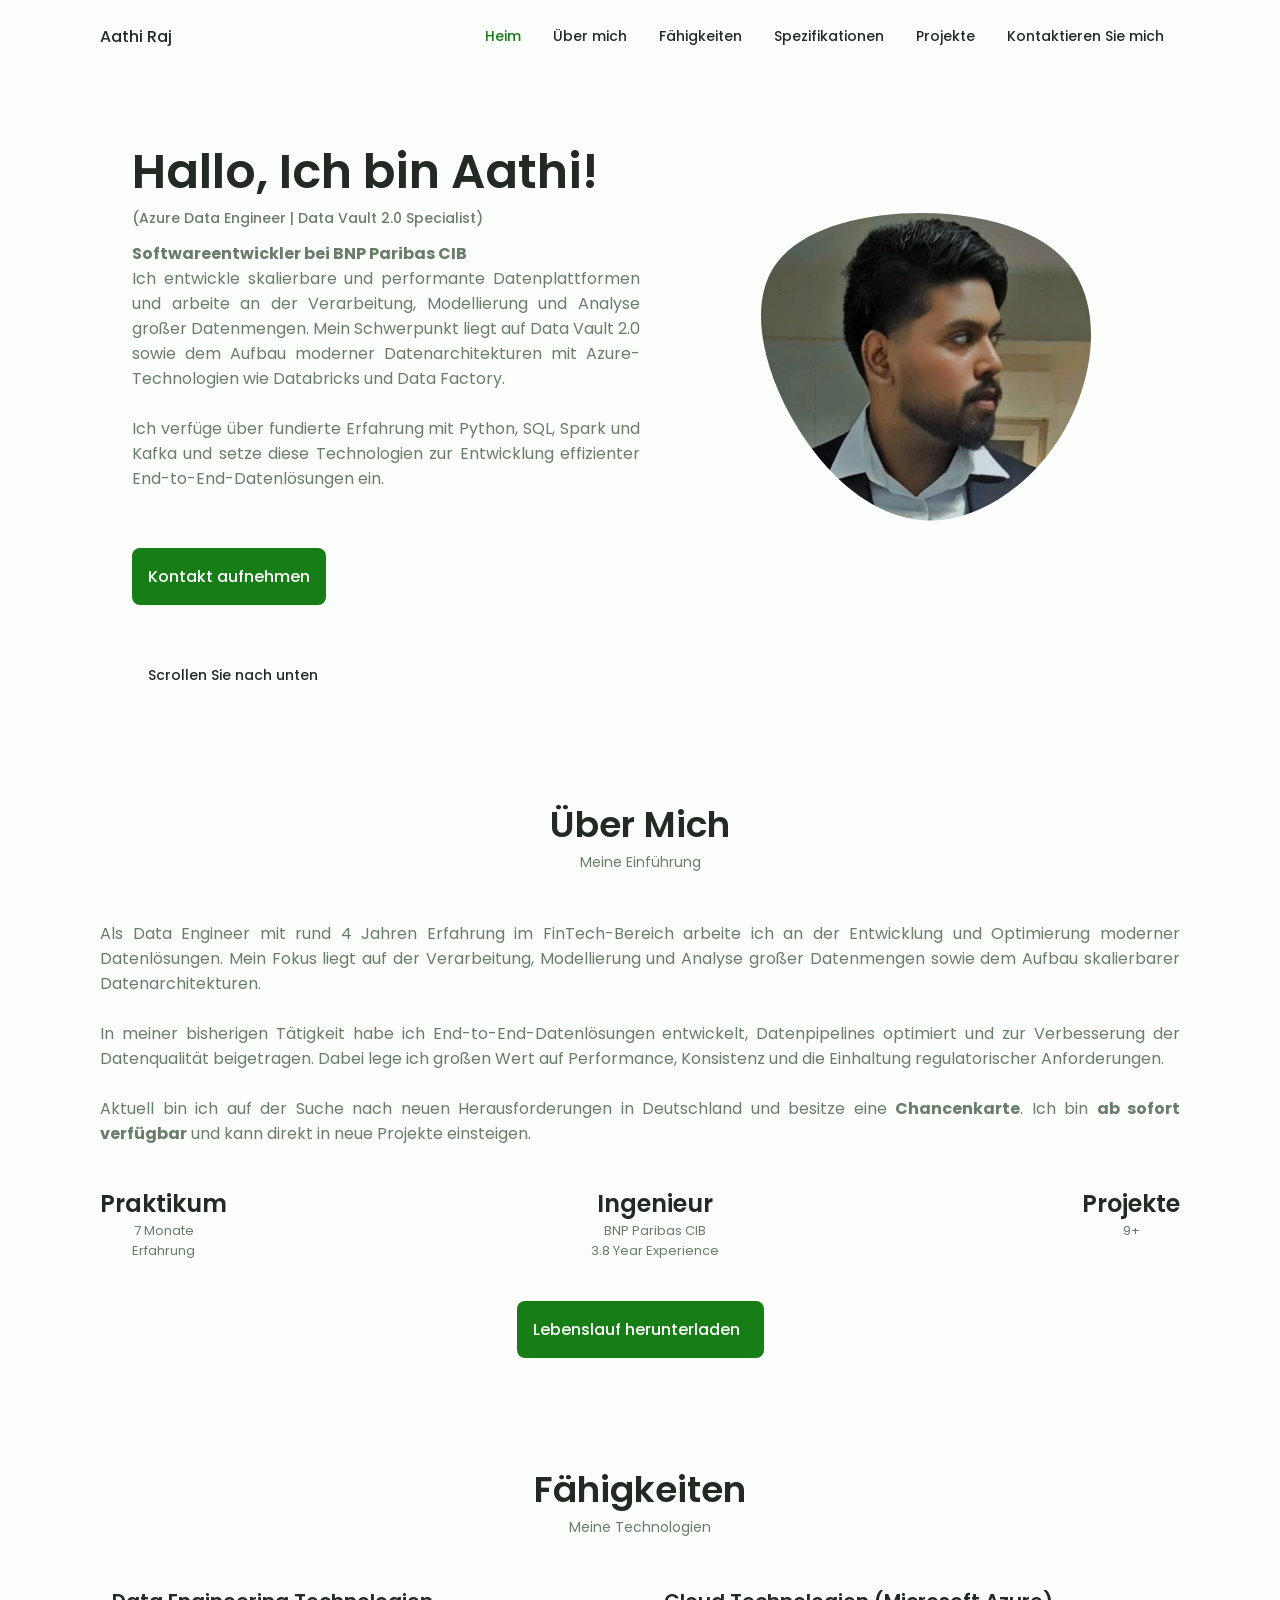
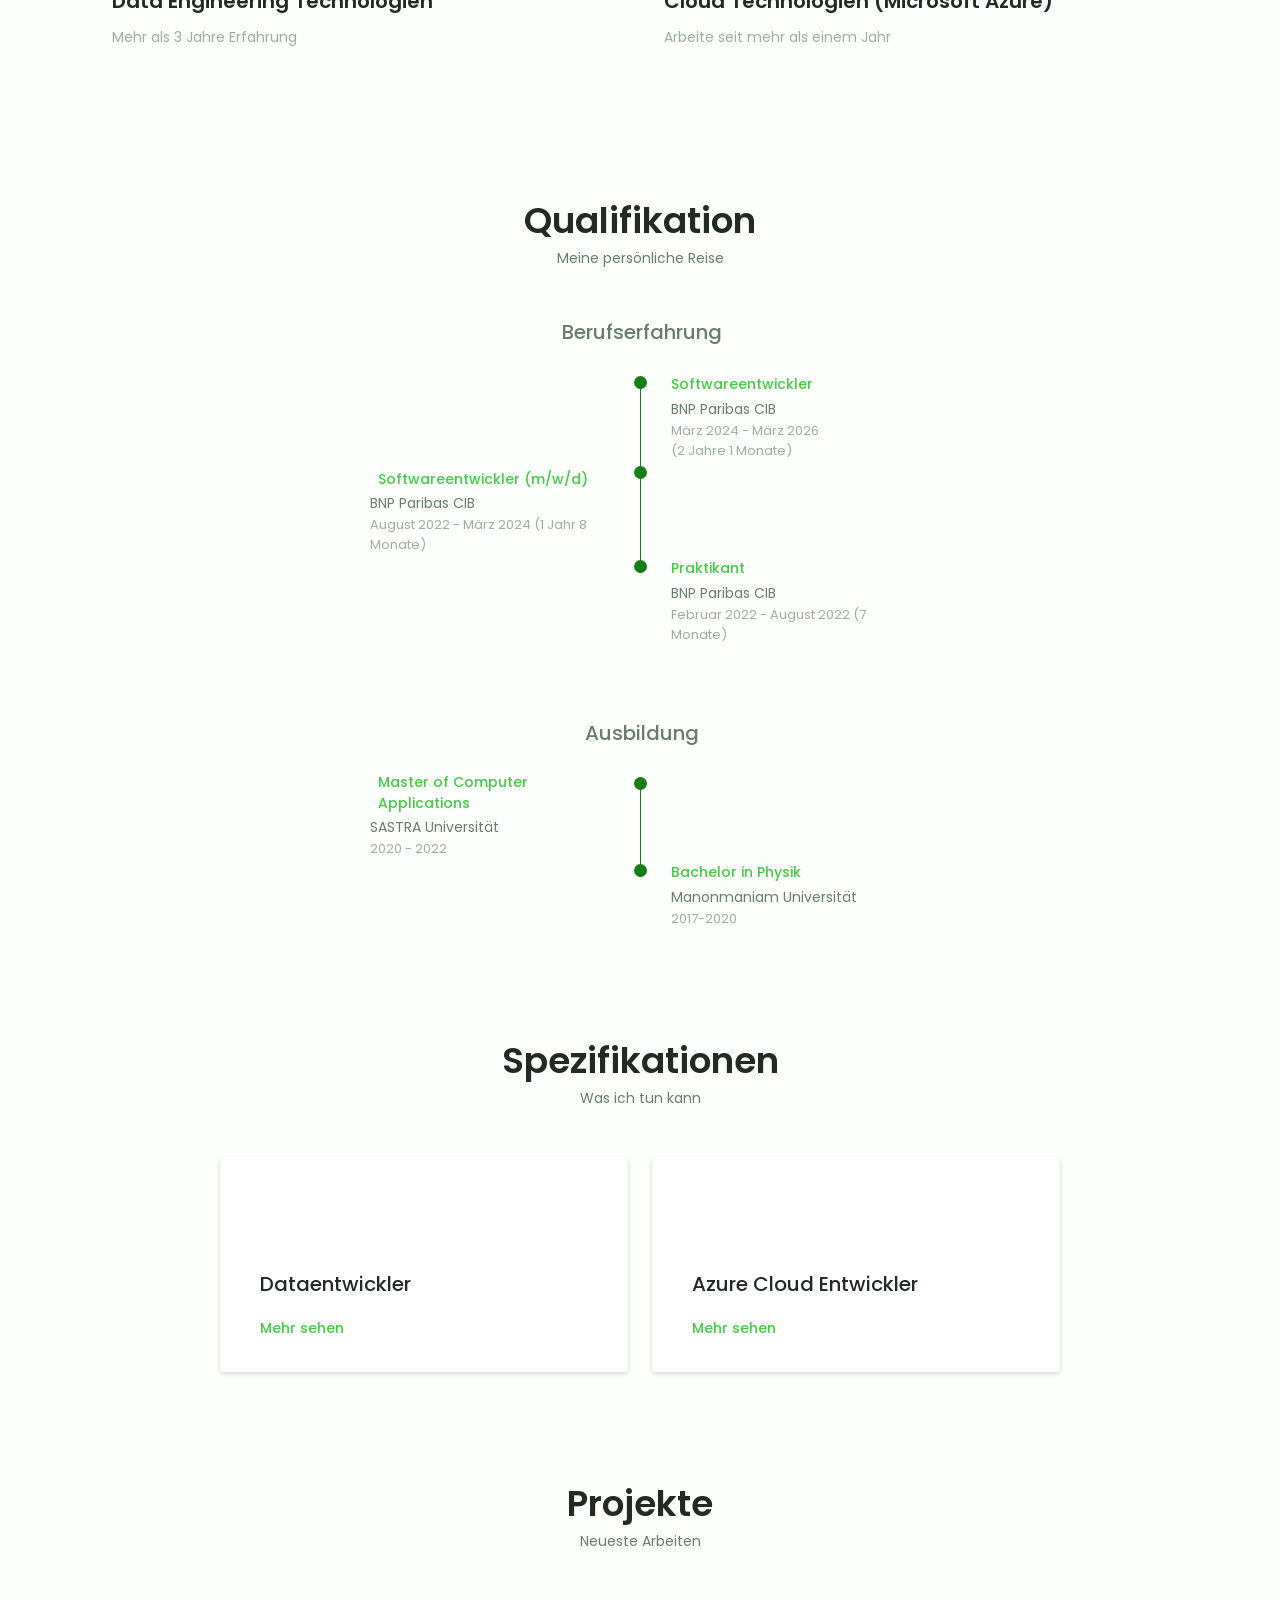
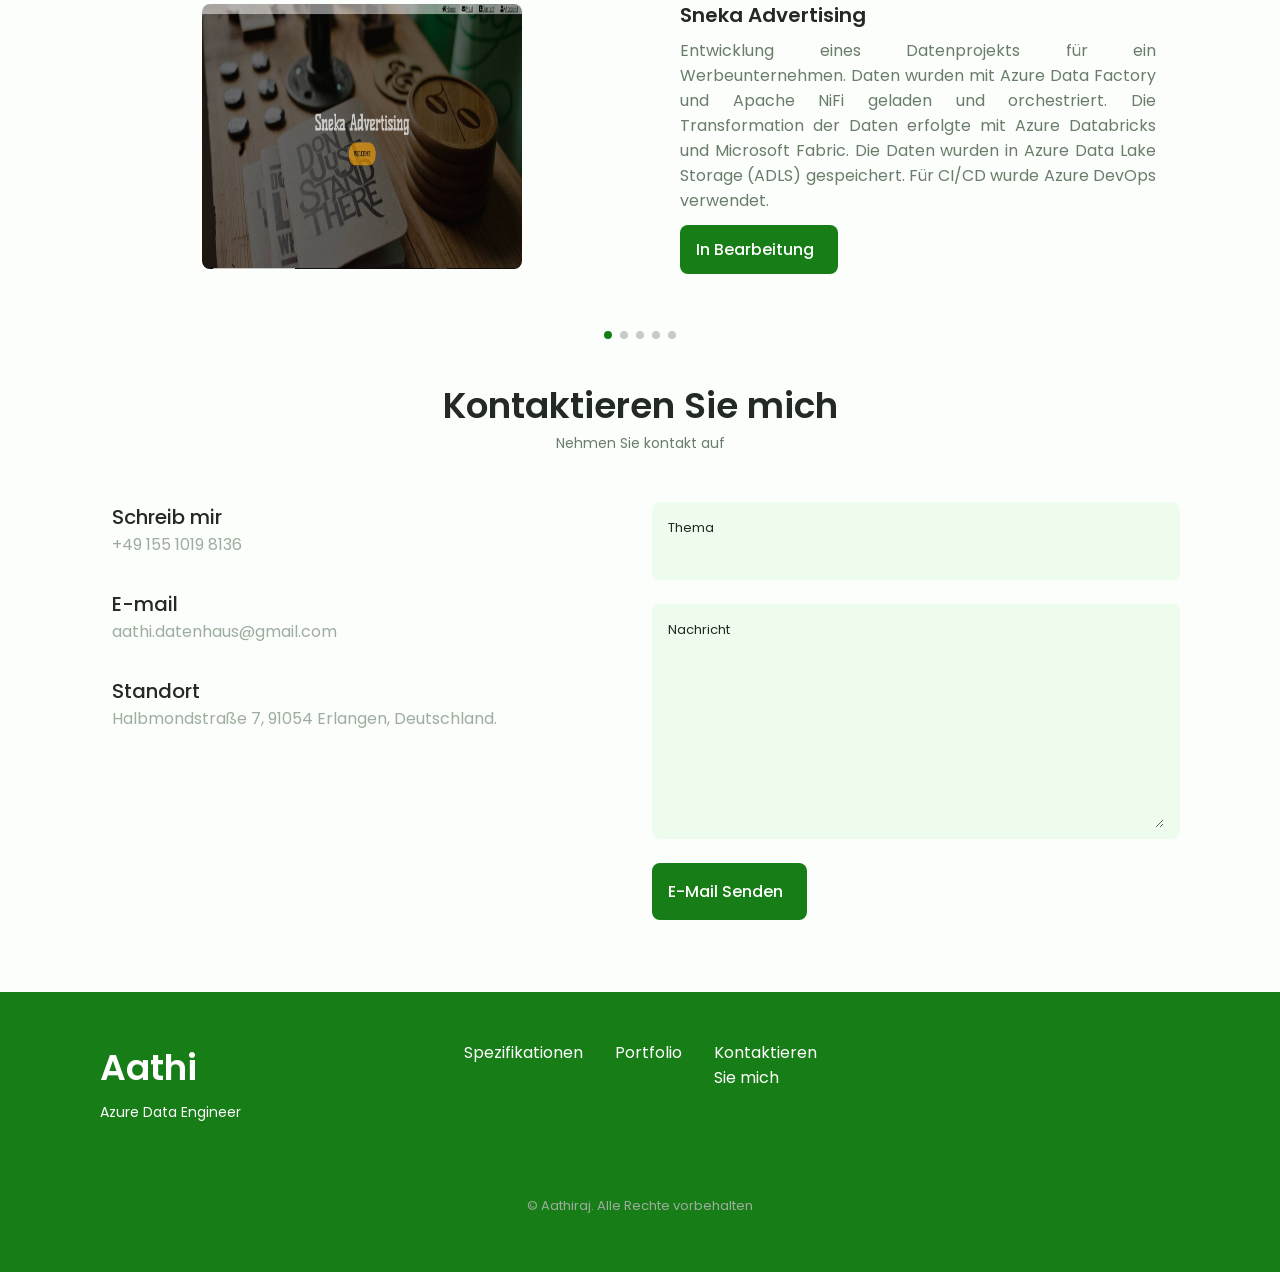
<file: index.html>
<!DOCTYPE html>
<html lang="en">
<head>
    <meta charset="UTF-8">
    <meta http-equiv="X-UA-Compatible" content="IE=edge">
    <meta name="viewport" content="width=device-width, initial-scale=1.0">
    <link rel="stylesheet" href="https://unicons.iconscout.com/release/v4.0.0/css/line.css">
    <link rel="stylesheet" href="https://cdnjs.cloudflare.com/ajax/libs/font-awesome/6.4.2/css/all.min.css" integrity="sha512-z3gLpd7yknf1YoNbCzqRKc4qyor8gaKU1qmn+CShxbuBusANI9QpRohGBreCFkKxLhei6S9CQXFEbbKuqLg0DA==" crossorigin="anonymous" referrerpolicy="no-referrer" />
    <link rel="stylesheet" href="contents/css/swiper-bundle.min.css">
    <link rel="stylesheet" href="contents/css/app.css">
    <title>Willkommen an alle</title>
        <script type="text/javascript"
src="//translate.google.com/translate_a/element.js?cb=googleTranslateElementInit"></script>
    
</head>
<body>
    <header class="header" id="header">
        <nav class="nav container">
            <a href="#" class="nav__logo">Aathi Raj</a>
            <div class="nav__menu" id="nav-menu">
                <ul class="nav__list grid">
                  
                    <li class="nav__item">
                        <a href="#home" class="nav__link active-link">
                            <i class="uil uil-estate nav__icon"></i>Heim
                        </a>
                    </li>
                    <li class="nav__item">
                        <a href="#about" class="nav__link">
                            <i class="uil uil-user nav__icon"></i> Über mich                            
                        </a>
                    </li>
                    <li class="nav__item">
                        <a href="#skills" class="nav__link">
                            <i class="uil uil-file-alt nav__icon"></i> Fähigkeiten                            
                        </a>
                    </li>
                    <li class="nav__item">
                        <a href="#services" class="nav__link">
                            <i class="uil uil-briefcase-alt nav__icon"></i> Spezifikationen                            
                        </a>
                    </li>
                    <li class="nav__item">
                        <a href="#portfolio" class="nav__link">
                            <i class="uil uil-scenery nav__icon"></i> Projekte                           
                        </a>
                    </li>
                    <li class="nav__item">
                        <a href="#contact" class="nav__link">
                            <i class="uil uil-message nav__icon"></i> Kontaktieren Sie mich                                                
                        </a>
                    </li>     
                    <!-- <div id="google_translate_element"></div>              -->
                </ul>
                <i class="uil uil-times nav__close" id="nav-close"></i>
            </div>
            <div class="nav__btns">
                <i class="uil uil-moon change-theme" id="theme-button"></i>
                <div class="nav__toggle" id="nav-toggle">
                    <i class="uil uil-apps"></i>
                </div>
            </div>
        </nav>
    </header>
    <main class="main">
        <section class="home section" id="home">
            <div class="home__container container grid">
                <div class="home__content grid">
                    <div class="home__social">
                        <a href="https://www.facebook.com/profile.php?id=100008416260749" target="_blank" class="home__social-icon">
                            <i class="uil uil-facebook"></i>
                        </a>
                        <a href="https://www.instagram.com/t._.e._.d.__.d._.y/?igshid=NTc4MTIwNjQ2YQ" target="_blank" class="home__social-icon">
                            <i class="uil uil-instagram"></i>                            
                        </a>
                        <a href="https://www.linkedin.com/in/aathi-raj-h-8255a71b0/" target="_blank" class="home__social-icon">
                            <i class="uil uil-linkedin"></i>                            
                        </a>
                    </div>                
                    <div class="home__img">
                        <svg viewBox="0 0 200 187" class="home__blob" xmlns="http://www.w3.org/2000/svg" xmlns:xlink="http://www.w3.org/1999/xlink">
                            <mask id="mask0" mask-type="alpha">
                                <path d="M190.312 36.4879C206.582 62.1187 201.309 102.826 182.328 134.186C163.346 165.547 
                                130.807 187.559 100.226 186.353C69.6454 185.297 41.0228 161.023 21.7403 129.362C2.45775 
                                97.8511 -7.48481 59.1033 6.67581 34.5279C20.9871 10.1032 59.7028 -0.149132 97.9666 
                                0.00163737C136.23 0.303176 174.193 10.857 190.312 36.4879Z"/>
                            </mask>
                            <g mask="url(#mask0)">
                                <path class="home__blob" d="M190.312 36.4879C206.582 62.1187 201.309 102.826 182.328 134.186C163.346 
                                165.547 130.807 187.559 100.226 186.353C69.6454 185.297 41.0228 161.023 21.7403 
                                129.362C2.45775 97.8511 -7.48481 59.1033 6.67581 34.5279C20.9871 10.1032 59.7028 
                                -0.149132 97.9666 0.00163737C136.23 0.303176 174.193 10.857 190.312 36.4879Z"/>
                                <image class="home__blob-img" x=-10 y=-10 width="210" height="210" preserveAspectRatio="xMidYMid slice" xlink:href="contents/images/DP2.jpeg"/>
                            </g>
                        </svg>
                        
                    </div>
                    <div class="home__data">
                        <h1 class="home__title">
                            Hallo, Ich bin Aathi!
                        </h1>
                        <h3 class="home__subtitle"> (Azure Data Engineer | Data Vault 2.0 Specialist)  </h3>
                        <p class="home__description"><b>Softwareentwickler bei BNP Paribas CIB</b><br>Ich entwickle skalierbare und performante Datenplattformen und arbeite an der Verarbeitung, Modellierung und Analyse großer Datenmengen. 
        Mein Schwerpunkt liegt auf Data Vault 2.0 sowie dem Aufbau moderner Datenarchitekturen mit Azure-Technologien wie Databricks und Data Factory. <br><br>

        Ich verfüge über fundierte Erfahrung mit Python, SQL, Spark und Kafka und setze diese Technologien zur Entwicklung effizienter End-to-End-Datenlösungen ein. <br><br>
</p>
                        <a href="#contact" class="button button--flex">
                            Kontakt aufnehmen <i class="uil uil-message"></i>
                        </a>
                    </div>
                </div>
                <div class="home__scroll">
                    <a href="#about" class="home__scroll-button button--flex">
                        <i class="uil uil-mouse-alt home__scroll-mouse"></i>
                        <span class="home__scroll-name">Scrollen Sie nach unten</span>
                        <i class="uil uil-arrow-down home__scroll-arrow"></i>
                    </a>
                </div>
            </div>
        </section>
        <section class="about section" id="about">
            <h2 class="section__title">Über Mich</h2>
            <span class="section__subtitle">Meine Einführung</span>
            <div class="about__container container grid">
                <!-- <img src="contents/images/Avat2.png" alt="" class="about__img"> -->
                <div class="about__data">
                    <p class="about__description">Als Data Engineer mit rund 4 Jahren Erfahrung im FinTech-Bereich arbeite ich an der Entwicklung und Optimierung moderner Datenlösungen. 
        Mein Fokus liegt auf der Verarbeitung, Modellierung und Analyse großer Datenmengen sowie dem Aufbau skalierbarer Datenarchitekturen. <br><br>

        In meiner bisherigen Tätigkeit habe ich End-to-End-Datenlösungen entwickelt, Datenpipelines optimiert und zur Verbesserung der Datenqualität beigetragen. 
        Dabei lege ich großen Wert auf Performance, Konsistenz und die Einhaltung regulatorischer Anforderungen. <br><br>

                Aktuell bin ich auf der Suche nach neuen Herausforderungen in Deutschland und besitze eine <b>Chancenkarte</b>. 
        Ich bin <b>ab sofort verfügbar</b> und kann direkt in neue Projekte einsteigen.
                    <div class="about__info">
                        <div>
                            <span class="about__info-title">Praktikum</span>
                            <span class="about__info-name">7 Monate <br> Erfahrung </span>
                        </div>
                        <div>
                            <span class="about__info-title">Ingenieur</span>
                            <span class="about__info-name">BNP Paribas CIB <br> 3.8 Year Experience </span>
                        </div>
                        <div>
                            <span class="about__info-title">Projekte</span>
                            <span class="about__info-name">9+</span>
                        </div>
                    </div>                   
                    <div class="about__buttons">
                        <a download="" href="Aathi.Raj.Hariram_DCV.pdf" class="button button--flex">
                            Lebenslauf herunterladen <i class="uil uil-download-alt button__icon"></i>                        
                        </a>
                    </div>
                </div>
            </div>
        </section>
        <section class="skills section" id="skills">
            <h2 class="section__title">Fähigkeiten</h2>
            <span class="section__subtitle">Meine Technologien</span>
            <div class="skills__container container grid">
                
                    <div class="skills__content skills__close">
                        <div class="skills__header">
                            <i class="uil uil-brackets-curly skills__icon"></i>
                            <div>
                                <h1 class="skills__title">Data Engineering Technologien</h1>
                                <span class="skills__subtitle">Mehr als 3 Jahre Erfahrung </span>
                            </div>
                            <i class="uil uil-angle-down skills__arrow"></i>
                        </div>
                        <div class="skills__list grid">
                            <div class="skills__data">
                                <div class="skills__title">
                                    <h3 class="skills__name">Python with DataVault2.0</h3>
                                    <span class="skills__number">90%</span>
                                </div>
                                <div class="skills__bar">
                                    <span class="skills__percentage skills__databricks"></span>
                                </div>
                            </div>
                            <div class="skills__data">
                                <div class="skills__title">
                                    <h3 class="skills__name">SQ, Oracle, Sql Server</h3>
                                    <span class="skills__number">80%</span>
                                </div>
                                <div class="skills__bar">
                                    <span class="skills__percentage skills__adf"></span>
                                </div>
                            </div>
                            <div class="skills__data">
                                <div class="skills__title">
                                    <h3 class="skills__name">Apache Spark, Kafka, NiFi, Flink</h3>
                                    <span class="skills__number">70%</span>
                                </div>
                                <div class="skills__bar">
                                    <span class="skills__percentage skills__js"></span>
                                </div>
                            </div>
                            <div class="skills__data">
                                <div class="skills__title">
                                    <h3 class="skills__name">Orchestration: Airflow</h3>
                                    <span class="skills__number">70%</span>
                                </div>
                                <div class="skills__bar">
                                    <span class="skills__percentage skills__react"></span>
                                </div>
                            </div>
                            <div class="skills__data">
                                <div class="skills__title">
                                    <h3 class="skills__name">DBT (Data Build Tool)</h3>
                                    <span class="skills__number">70%</span>
                                </div>
                                <div class="skills__bar">
                                    <span class="skills__percentage skills__excel"></span>
                                </div>
                            </div>
                        </div>                        
                    </div>
                    

                    <div class="skills__content skills__close">
                        <div class="skills__header">
                            <i class="uil uil-clouds skills__icon"></i>
                            <div>
                                <h1 class="skills__title">Cloud Technologien (Microsoft Azure)</h1>
                                <span class="skills__subtitle">Arbeite seit mehr als einem Jahr </span>
                            </div>
                            <i class="uil uil-angle-down skills__arrow"></i>
                        </div>
                        <div class="skills__list grid">
                            <div class="skills__data">
                                <div class="skills__title">
                                    <h3 class="skills__name">Azure Databricks</h3>
                                    <span class="skills__number">90%</span>
                                </div>
                                <div class="skills__bar">
                                    <span class="skills__percentage skills__databricks"></span>
                                </div>
                            </div>
                            <div class="skills__data">
                                <div class="skills__title">
                                    <h3 class="skills__name">Azure Synapse Analytics</h3>
                                    <span class="skills__number">80%</span>
                                </div>
                                <div class="skills__bar">
                                    <span class="skills__percentage skills__adf"></span>
                                </div>
                            </div>
                            <div class="skills__data">
                                <div class="skills__title">
                                    <h3 class="skills__name">Orchestration: Azure Data Factory</h3>
                                    <span class="skills__number">80%</span>
                                </div>
                                <div class="skills__bar">
                                    <span class="skills__percentage skills__adf"></span>
                                </div>
                            </div>
                            <div class="skills__data">
                                <div class="skills__title">
                                    <h3 class="skills__name">CI/CD: Azure DevOps</h3>
                                    <span class="skills__number">75%</span>
                                </div>
                                <div class="skills__bar">
                                    <span class="skills__percentage skills__devops"></span>
                                </div>
                            </div>
                            <div class="skills__data">
                                <div class="skills__title">
                                    <h3 class="skills__name">Power Bi</h3>
                                    <span class="skills__number">70%</span>
                                </div>
                                <div class="skills__bar">
                                    <span class="skills__percentage skills__powerbi"></span>
                                </div>
                            </div>
                        </div>
                    </div>
                
            </div>
        </section>

        <section class="qualification section">
            <h2 class="section__title">
                Qualifikation
            </h2>
            <span class="section__subtitle">Meine persönliche Reise</span>
            <div class="container grid">
                <div class="qualification__tabs">
                    <div class="qualification__button button--flex">
                        <i class="uil uil-building qualification__icon"></i>
                        Berufserfahrung
                    </div>
                </div>
                <div class="qualification__sections">
                    <div class="qualification__content">
                        <div class="qualification__data">
                            <div></div>
                            <div>
                                <span class="qualification__rounder"></span>
                                <span class="qualification__line"></span>
                            </div>
                            <div>
                                <h3 class="qualification__title"><span class="button button--flex button--small button--link services__button">
                                    Softwareentwickler<i class="uil uil-arrow-right button__icon"></i></span>
                                </h3>
                                <div class="services__modal">
                                    <div class="services__modal-content">
                                        <h4 class="services__modal-title">
                                            Softwareentwickler
                                        </h4>
                                        <i class="uil uil-times services__modal-close"></i>
                
                                        <ul class="services__modal-services grid">
                                            <li class="services__modal-service">
                                                <i class="uil uil-check-circle services__modal-icon"></i>
                                                <p>Aufbau und Betrieb skalierbarer Data-Warehouse-Lösungen (Data Vault 2.0) für Investment-Banking-Workflows, optimiert für Performance, Verfügbarkeit und Datenqualität.</p>
                                            </li>
                                            <li class="services__modal-service">
                                                <i class="uil uil-check-circle services__modal-icon"></i>
                                                <p>Aufbau und Orchestrierung effizienter Datenpipelines mit Apache Airflow sowie datengetriebene Transformationen mit dbt.</p>
                                            </li>
                                            <li class="services__modal-service">
                                                <i class="uil uil-check-circle services__modal-icon"></i>
                                                <p>Datenaufnahme mit Azure Data Factory (ADF) und Performance-Optimierung mit Databricks (Spark) (+30 %).</p>
                                            </li>
                                        </ul><br>
                                        <p><b>Technologien:</b> Apache Spark, Python, Apache Airflow, dbt, Azure Data Factory, Azure Databricks</p>
                                    </div>                    
                                </div>   
                                <span class="qualification__subtitle">BNP Paribas CIB</span>
                                <div class="qualification__calendar">
                                    <i class="uil uil-calendar-alt"></i>
                                    März 2024 - März 2026 <br> (2 Jahre 1 Monate)
                                </div>
                            </div>
                        </div>
                        <div class="qualification__data">
                            <div>
                                <h3 class="qualification__title"><span class="button button--flex button--small button--link services__button_exp2">
                                    <i class="uil uil-arrow-left button__icon"></i> Softwareentwickler (m/w/d)</span>
                                </h3>  
                                <div class="services__modal">
                                    <div class="services__modal-content">
                                        <h4 class="services__modal-title">
                                            Softwareentwickler (m/w/d)
                                        </h4>
                                        <i class="uil uil-times services__modal-close"></i>
                
                                        <ul class="services__modal-services grid">
                                            <li class="services__modal-service">
                                                <i class="uil uil-check-circle services__modal-icon"></i>
                                                <p>Vom Praktikanten zum Data Engineer entwickelt und verantwortlich für geschäftskritische Datenpipelines sowie zentrale Datenplattformen.</p>
                                            </li>
                                            <li class="services__modal-service">
                                                <i class="uil uil-check-circle services__modal-icon"></i>
                                                <p>Automatisiertes Migrations-Framework für den Übergang von SSIS/SQL Server zu Oracle mit Data Vault 2.0, das den manuellen Aufwand um 65 % reduziert.</p>
                                            </li>
                                        </ul><br>
                                        <p><b>Technologien:</b> Python, SQL, SSIS, Oracle, Data Warehousing, Data Vault 2.0 - Dimensional Modeling</p>
                                    </div>                    
                                </div>
                                <span class="qualification__subtitle">BNP Paribas CIB</span>
                                <div class="qualification__calendar">
                                    <i class="uil uil-calendar-alt"></i>
                                    August 2022 - März 2024 (1 Jahr 8 Monate)
                                </div>
                            </div>
                            <div>
                                <span class="qualification__rounder"></span>
                                <span class="qualification__line"></span>
                            </div>
                        </div>                          
                        <div class="qualification__data">
                            <div></div>
                            <div>
                                <span class="qualification__rounder"></span>
                            </div>
                            <div>
                                <h3 class="qualification__title"><span class="button button--flex button--small button--link services__button">
                                    Praktikant <i class="uil uil-arrow-right button__icon"></i></span>
                                </h3>  
                                <div class="services__modal">
                                    <div class="services__modal-content">
                                        <h4 class="services__modal-title">
                                            Praktikant
                                        </h4>
                                        <i class="uil uil-times services__modal-close"></i>
                
                                        <ul class="services__modal-services grid">
                                            <li class="services__modal-service">
                                                <i class="uil uil-check-circle services__modal-icon"></i>
                                                <p>Aufbau und Optimierung skalierbarer Datenpipelines für Upstream- und Downstream-Prozesse, ausgerichtet an fachlichen Anforderungen.</p>
                                            </li>
                                            <li class="services__modal-service">
                                                <i class="uil uil-check-circle services__modal-icon"></i>
                                                <p>Automatisierung von Deployment-Prozessen mit Python, wodurch der manuelle Aufwand um 97 % reduziert wurde.</p>
                                            </li>
                                            <li class="services__modal-service">
                                                <i class="uil uil-check-circle services__modal-icon"></i>
                                                <p>Unterstützung bei L3-Support und Zusammenarbeit mit Stakeholdern und Testteams zur schnellen Fehlerbehebung.</p>
                                            </li>
                                        </ul><br>
                                        <p><b>Technologien:</b> Python, SQL Server, Git</p>
                                    </div>                    
                                </div>
                                <span class="qualification__subtitle">BNP Paribas CIB</span>
                                <div class="qualification__calendar">
                                    <i class="uil uil-calendar-alt"></i>
                                    Februar 2022 - August 2022 (7 Monate)
                                </div>
                            </div>
                        </div>
                    </div>
                </div>
<br>
                <div class="qualification__tabs">
                    <div class="qualification__button button--flex">
                        <i class="uil uil-graduation-cap qualification__icon"></i>
                        Ausbildung
                    </div>
                </div>
                <div class="qualification__sections ">
                    <div class="qualification__content">
                        <div class="qualification__data">
                            <div>
                                <h3 class="qualification__title"><span class="button button--flex button--small button--link services__button_exp2">
                                    <i class="uil uil-arrow-left button__icon"></i>Master of Computer Applications</i></span>
                                </h3>  
                                <div class="services__modal">
                                    <div class="services__modal-content">
                                        <h4 class="services__modal-title">
                                            Masterstudium - Akademische Erfahrungen
                                        </h4>
                                        <i class="uil uil-times services__modal-close"></i>
                
                                        <ul class="services__modal-services grid">
                                            <li class="services__modal-service">
                                                <i class="uil uil-check-circle services__modal-icon"></i>
                                                <p>Sentimentanalyse von Patientenantworten im Kontext der Medikamenteneinnahme unter Einsatz verschiedener Machine-Learning-Modelle wie Naive Bayes und Gradient Boosting zur Bewertung von Reaktionen und Mustern.</p>
                                            </li>
                                            <li class="services__modal-service">
                                                <i class="uil uil-check-circle services__modal-icon"></i>
                                                <p>Auszeichnung als Rank Holder für exzellente akademische Leistungen (CGPA: 8,08).</p>
                                            </li>
                                            <li class="services__modal-service">
                                                <i class="uil uil-check-circle services__modal-icon"></i>
                                                <p>Unterstützung bei der Erstellung und Wartung von Websites sowie Vermittlung von Webgrundlagen und React an Studierende.</p>
                                            </li>
                                        </ul><br>
                                        <p><b>Technologien:</b> Python, Webentwicklung, React, JavaScript, Node.js</p>
                                    </div>                    
                                </div>
                                <span class="qualification__subtitle">SASTRA Universität</span>
                                <div class="qualification__calendar">
                                    <i class="uil uil-calendar-alt"></i>
                                    2020 - 2022
                                </div>
                            </div>
                            <div>
                                <span class="qualification__rounder"></span>
                                <span class="qualification__line"></span>
                            </div>
                        </div>                          
                        <div class="qualification__data">
                            <div></div>
                            <div>
                                <span class="qualification__rounder"></span>
                            </div>
                            <div>
                                <h3 class="qualification__title"><span class="button button--flex button--small button--link services__button">
                                    Bachelor in Physik <i class="uil uil-arrow-right button__icon"></i></span>
                                </h3> 
                                <div class="services__modal">
                                    <div class="services__modal-content">
                                        <h4 class="services__modal-title">
                                            Bachelorstudium - Akademische Erfahrungen
                                        </h4>
                                        <i class="uil uil-times services__modal-close"></i>
                
                                        <ul class="services__modal-services grid">
                                            <li class="services__modal-service">
                                                <i class="uil uil-check-circle services__modal-icon"></i>
                                                <p>Als studentischer Helfer war ich Teil der NASA Space Expo und konnte wertvolle Erfahrungen in einem internationalen Technologieumfeld sammeln. Darüber hinaus habe ich ein IoT-basiertes Smart-Home-System entwickelt, das mit Google Assistant für eine sprachgesteuerte Automatisierung integriert wurde.</p>
                                            </li>
                                            <li class="services__modal-service">
                                                <i class="uil uil-check-circle services__modal-icon"></i>
                                                <p>Abschluss meines Studiums mit Auszeichnung (CGPA: 7,93).</p>
                                            </li>
                                            <li class="services__modal-service">
                                                <i class="uil uil-check-circle services__modal-icon"></i>
                                                <p>Vizemeister auf Bundesstaatsebene im Tennis sowie zertifizierte Kenntnisse in C und C++.</p>
                                            </li>
                                        </ul><br>
                                        <p><b>Technologien:</b> C, C++</p>
                                    </div>                    
                                </div>
                                <span class="qualification__subtitle">Manonmaniam Universität</span>
                                <div class="qualification__calendar">
                                    <i class="uil uil-calendar-alt"></i>
                                    2017-2020
                                </div>
                            </div>
                        </div>
                    </div>
                </div>
            </div>
        </section>
        <section class="services section" id="services">
            <h2 class="section__title">Spezifikationen</h2>
            <span class="section__subtitle">Was ich tun kann</span>          
                <div class="services__container container grid">
                    <div class="services__content">
                        <div>
                            <i class="uil uil-layer-group services__icon"></i>
                            <h3 class="services__title">Dataentwickler</h3>
                        </div>
                        <span class="button button--flex button--small button--link services__button">
                            Mehr sehen
                            <i class="uil uil-arrow-right button__icon"></i>
                        </span>
                        <div class="services__modal">
                            <div class="services__modal-content">
                                <h4 class="services__modal-title">
                                    Dataentwickler
                                </h4>
                                <i class="uil uil-times services__modal-close"></i>
        
                                <ul class="services__modal-services grid">
                                    <li class="services__modal-service">
                                        <i class="uil uil-check-circle services__modal-icon"></i>
                                        <p>Entwicklung und Wartung skalierbarer ETL/ELT-Pipelines mit Python, SQL sowie Azure Data Factory und Databricks, wodurch die Datenverarbeitung um bis zu 30 % beschleunigt wurde.</p>
                                    </li>

                                    <li class="services__modal-service">
                                        <i class="uil uil-check-circle services__modal-icon"></i>
                                        <p>Konzeption und Umsetzung von Data Vault 2.0 Modellen zur Verbesserung der Datenqualität und Historisierung, mit einer Reduktion von Dateninkonsistenzen um etwa 40 %.</p>
                                    </li>

                                    <li class="services__modal-service">
                                        <i class="uil uil-check-circle services__modal-icon"></i>
                                        <p>Verarbeitung und Analyse großer Datenmengen mit Apache Spark (PySpark, Spark SQL), wodurch Batch- und Analyseprozesse um bis zu 25 % effizienter wurden.</p>
                                    </li>
                                    <li class="services__modal-service">
                                        <i class="uil uil-check-circle services__modal-icon"></i>
                                        <p>Automatisierung von Datenpipelines und Workflows, wodurch manuelle Eingriffe um bis zu 50 % reduziert wurden.</p>
                                    </li>
                                </ul>
                            </div>                    
                        </div>                         
                    </div>  
                    <div class="services__content">
                        <div>
                            <i class="uil uil-cloud-check services__icon"></i>
                            <h3 class="services__title">Azure Cloud Entwickler</h3>
                        </div>
                        <span class="button button--flex button--small button--link services__button">
                            Mehr sehen
                            <i class="uil uil-arrow-right button__icon"></i>
                        </span>
                        <div class="services__modal">
                            <div class="services__modal-content">
                                <h4 class="services__modal-title">
                                    Azure Cloud Entwickler
                                </h4>
                                <i class="uil uil-times services__modal-close"></i>
        
                                <ul class="services__modal-services grid">
                                    <li class="services__modal-service">
                                        <i class="uil uil-check-circle services__modal-icon"></i>
                                        <p>Aufbau und Betrieb moderner, cloudbasierter Datenplattformen mit Azure-Technologien wie Databricks und Data Factory.</p>
                                    </li>
                                    <li class="services__modal-service">
                                        <i class="uil uil-check-circle services__modal-icon"></i>
                                        <p>Implementierung von Data Vault Modellierung für skalierbare und auditierbare Datenstrukturen</p>
                                    </li>
                                    <li class="services__modal-service">
                                        <i class="uil uil-check-circle services__modal-icon"></i>
                                        <p>Aufbau und Orchestrierung effizienter Datenpipelines zur Integration und Verarbeitung von Geschäftsdaten.</p>
                                    </li>
                                    <li class="services__modal-service">
                                        <i class="uil uil-check-circle services__modal-icon"></i>
                                        <p>Implementierung von CI/CD-Pipelines mit Azure DevOps zur Automatisierung von Deployments und effizientem Versionsmanagement.</p>
                                    </li>
                                </ul>
                            </div>                    
                        </div>                         
                    </div>                   
                </div>                   
        </section>
        <section class="portfolio section" id="portfolio">
            <h2 class="section__title">Projekte</h2>
            <span class="section__subtitle">Neueste Arbeiten</span>
            <div class="portfolio__container container swiper-container">
                <div class="swiper-wrapper">
                    <div class="portfolio__content grid swiper-slide">
                        <img src="contents/images/Cap.JPG" alt="" class="portfolio__img">
                        <div class="portfolio__data">
                            <h3 class="portfolio__title">Sneka Advertising</h3>
                            <p class="portfolio__description">Entwicklung eines Datenprojekts für ein Werbeunternehmen. Daten wurden mit Azure Data Factory und Apache NiFi geladen und orchestriert. Die Transformation der Daten erfolgte mit Azure Databricks und Microsoft Fabric. Die Daten wurden in Azure Data Lake Storage (ADLS) gespeichert. Für CI/CD wurde Azure DevOps verwendet.</p>
                            <a href="skystack.html" class="button button--flex button--small portfolio__button">
                                In Bearbeitung
                                <i class="uil uil-arrow-right button__icon"></i>
                            </a>
                        </div>
                    </div>
                    <div class="portfolio__content grid swiper-slide">
                        <img src="contents/images/BNP-Paribas-logo.jpg" alt="" class="portfolio__img">
                        <div class="portfolio__data">
                            <h3 class="portfolio__title">COMPALA</h3>
                            <p class="portfolio__description">Extraktion von dimensionalen Daten aus Quelldateien. Bereinigung und Transformation der Daten gemäß den Geschäftsanforderungen. Laden der Daten in Oracle mit Data Vault Ingestion über ein Python Framework.</p>
                            <a href="compala.html" class="button button--flex button--small portfolio__button">
                                mehr sehen
                                <i class="uil uil-arrow-right button__icon"></i>
                            </a>
                        </div>
                    </div>
                    <div class="portfolio__content grid swiper-slide">
                        <img src="contents/images/BNP-Paribas-logo.jpg" alt="" class="portfolio__img">
                        <div class="portfolio__data">
                            <h3 class="portfolio__title">COMPASS</h3>
                            <p class="portfolio__description">Migration von Client Contribution Daten von SQL Server zu Oracle SQL und Amazon S3 mit einem Python Framework. Abgleich der Daten mit bestehenden Daten und Versand von E-Mails bei Abweichungen.</p>
                            <a href="compass.html" class="button button--flex button--small portfolio__button">
                                mehr sehen
                                <i class="uil uil-arrow-right button__icon"></i>
                            </a>
                        </div>
                    </div>
                    
                    <div class="portfolio__content grid swiper-slide">
                        <img src="contents/images/senti.JPG" alt="" class="portfolio__img">
                        <div class="portfolio__data">
                            <h3 class="portfolio__title">Sentimental Analysis</h3>
                            <p class="portfolio__description">
                                Sentimentanalyse ist ein Prozess zur Erkennung von positiven oder negativen Meinungen in Texten. Unternehmen nutzen diese Methode, um Meinungen in sozialen Daten zu verstehen und den Ruf ihrer Marke zu bewerten.
                            </p>
                            <a href="https://github.com/skystack-aathi/project-sentimental-analysis/tree/main" class="button button--flex button--small portfolio__button">
                                abgeschlossen
                                <i class="uil uil-arrow-right button__icon"></i>
                            </a>
                        </div>
                    </div>                                
                    
                    <div class="portfolio__content grid swiper-slide">
                        <img src="contents/images/Capture4.JPG" alt="" class="portfolio__img">
                        <div class="portfolio__data">
                            <h3 class="portfolio__title">Blog Website</h3>
                            <p class="portfolio__description">Eine Blog-Website auf Basis von Node.js mit einer integrierten Funktion zum Erstellen von Beiträgen. Diese Funktionen ermöglichen eine benutzerfreundliche Oberfläche, um einfach und bequem Blogbeiträge zu veröffentlichen.</p>
                            <a href="https://github.com/skystack-aathi/blogsite-harch" class="button button--flex button--small portfolio__button">
                                abgeschlossen
                                <i class="uil uil-arrow-right button__icon"></i>
                            </a>
                        </div>
                    </div>                                         
                </div>
                <div class="swiper-button-next">
                    <i class="uil uil-angle-right-b swiper-portfolio-icon"></i>
                </div>
                <div class="swiper-button-prev">
                    <i class="uil uil-angle-left-b swiper-portfolio-icon"></i>
                </div>
                <div class="swiper-pagination"></div>
            </div>
        </section>
       
        <section class="contact section" id="contact">
            <h2 class="section__title">Kontaktieren Sie mich</h2>
            <span class="section__subtitle">Nehmen Sie kontakt auf</span>

            <div class="contact__container container grid">
                <div>
                    <div class="contact__information">
                        <i class="uil uil-phone contact__icon"></i>

                        <div>
                            <h3 class="contact__title">Schreib mir</h3>
                            <span class="contact__subtitle">+49 155 1019 8136</span>
                        </div>
                    </div>
                    <div class="contact__information">
                        <i class="uil uil-envelope contact__icon"></i>

                        <div>
                            <h3 class="contact__title">E-mail</h3>
                            <span class="contact__subtitle">aathi.datenhaus@gmail.com</span>
                        </div>
                    </div>
                    <div class="contact__information">
                        <i class="uil uil-map-marker contact__icon"></i>

                        <div>
                            <h3 class="contact__title">Standort</h3>
                            <span class="contact__subtitle">Halbmondstraße 7, 91054 Erlangen, Deutschland.</span>
                        </div>
                    </div>
                </div>
                <form action="" class="contact__form grid">
                    <!-- <div class="contact__inputs grid"> -->
                        <div class="contact__content">
                            <label for="" class="contact__label">Thema</label>
                            <input type="email" class="contact__input" id="mailSubject">
                        </div>
                    <!-- </div> -->
                    <div class="contact__content">
                        <label for="" class="contact__label">Nachricht</label>
                        <textarea name="" id="mailMessage" cols="0" rows="7" class="contact__input"></textarea>
                    </div>
                    <div>
                        <a  class="button button--flex" onclick="sendMail()">
                            E-Mail Senden
                            <i class="uil uil-message button__icon"></i>
                        </a>
                    </div>
                </form>
            </div>
        </section>       
    </main>
    <footer class="footer">
        <div class="footer__bg">
            <div class="footer__container container grid">
                <div>
                    <h1 class="footer__title">Aathi</h1>
                    <span class="footer__subtitle">Azure Data Engineer</span>
                </div>

                <ul class="footer__links">
                    <li>
                        <a href="#services" class="footer__link">Spezifikationen</a>
                    </li>
                    <li>
                        <a href="#portfolio" class="footer__link">Portfolio</a>
                    </li>
                    <li>
                        <a href="#contact" class="footer__link">Kontaktieren Sie mich </a>
                    </li>
                </ul>
                <div class="footer__socials">
                    <a href="https://www.facebook.com/profile.php?id=100008416260749" target="_blank" class="footer__social">
                        <i class="uil uil-facebook-f"></i>
                    </a>
                    <a href="https://www.instagram.com/t._.e._.d.__.d._.y/?igshid=NTc4MTIwNjQ2YQ" target="_blank" class="footer__social">
                        <i class="uil uil-instagram"></i>                        
                    </a>
                    <a href="https://www.linkedin.com/in/aathi-raj-h-8255a71b0/" target="_blank" class="footer__social">
                        <i class="uil uil-linkedin"></i>                            
                    </a>
                    <a href="https://github.com/Aathi-Raj-H" target="_blank" class="footer__social">
                        <i class="uil uil-github"></i>                            
                    </a>
                </div>                
            </div>
            <p class="footer__copy">&#169; Aathiraj. Alle Rechte vorbehalten</p>
        </div>
    </footer>
    
    <a href="#" class="scrollup show-scroll" id="scroll-up">
        <i class="uil uil-arrow-up scrollup__icon"></i>
    </a>


    <script src="contents/js/swiper-bundle.min.js"></script>
    <script src="contents//js/index.js"></script>
    <!-- <script>fetch("https://api.deepl.com/v2/translate")</script> -->
    
</body>
</html>
</file>
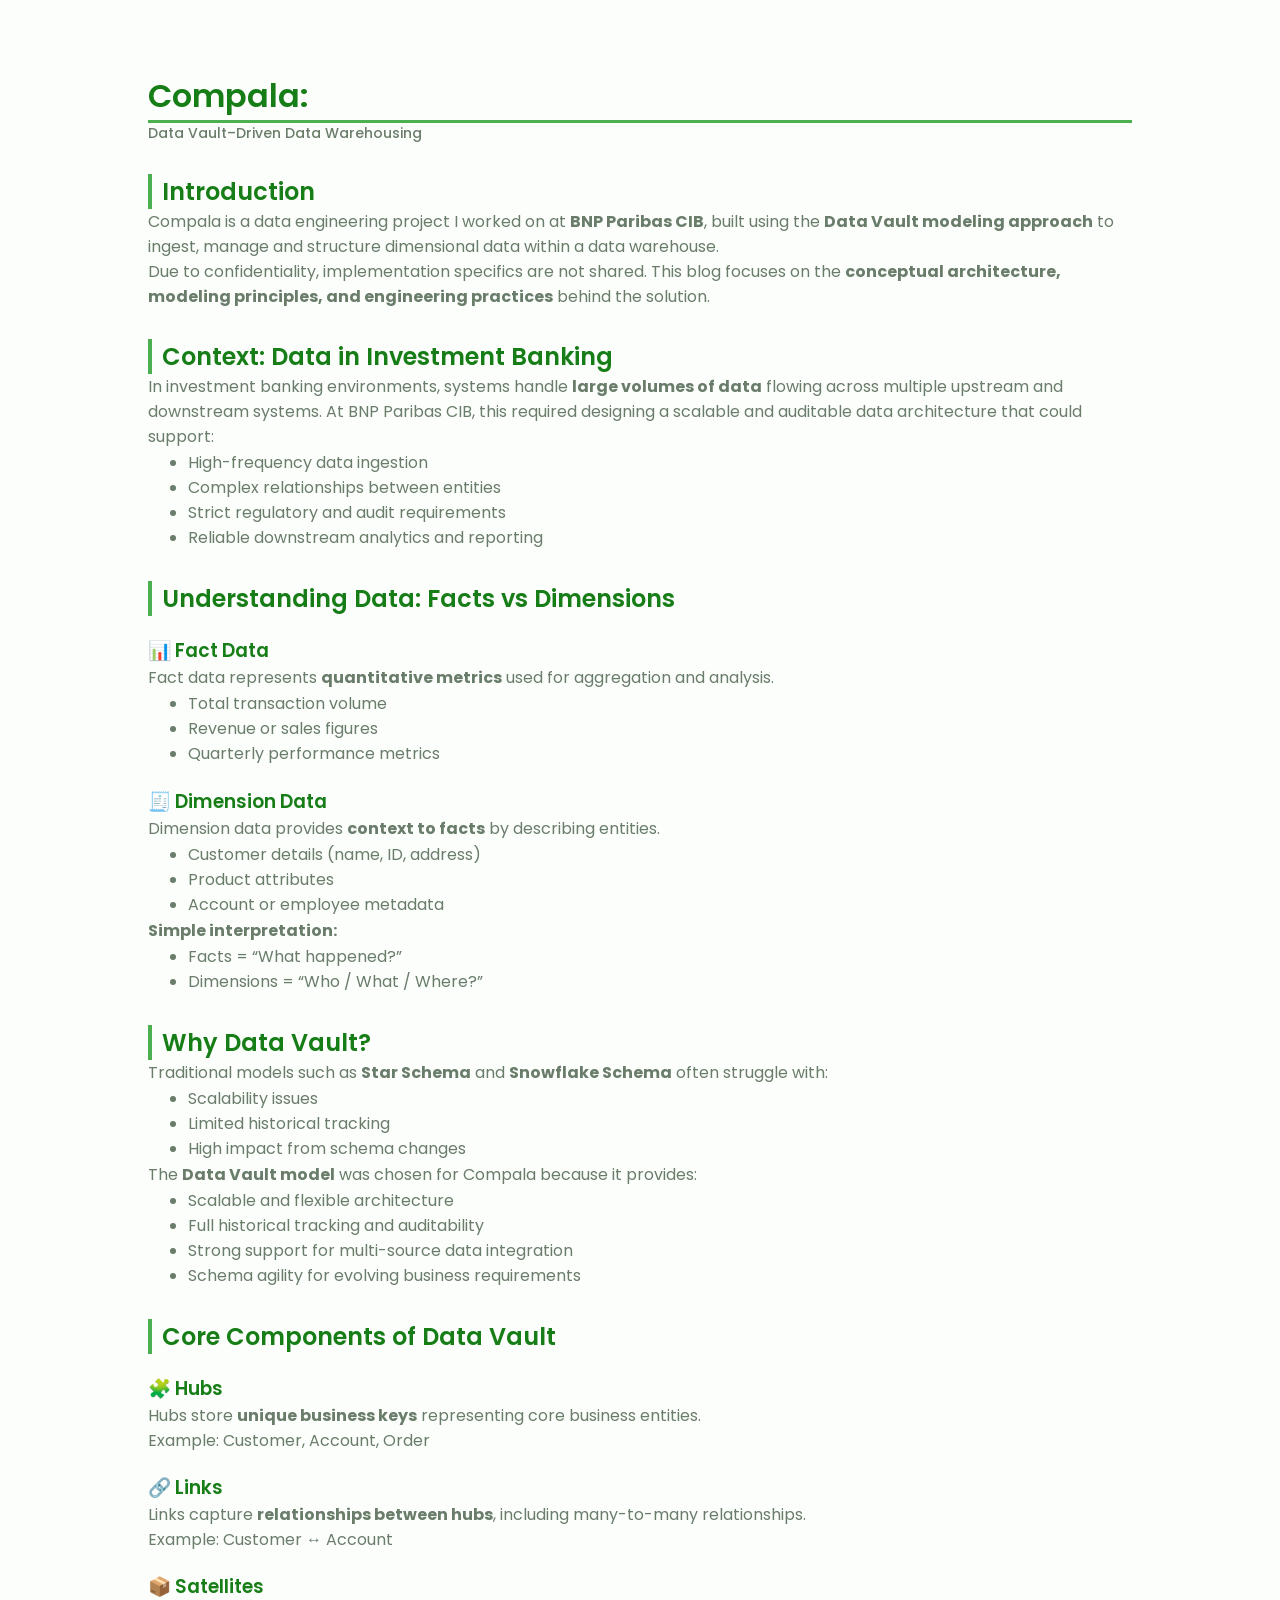
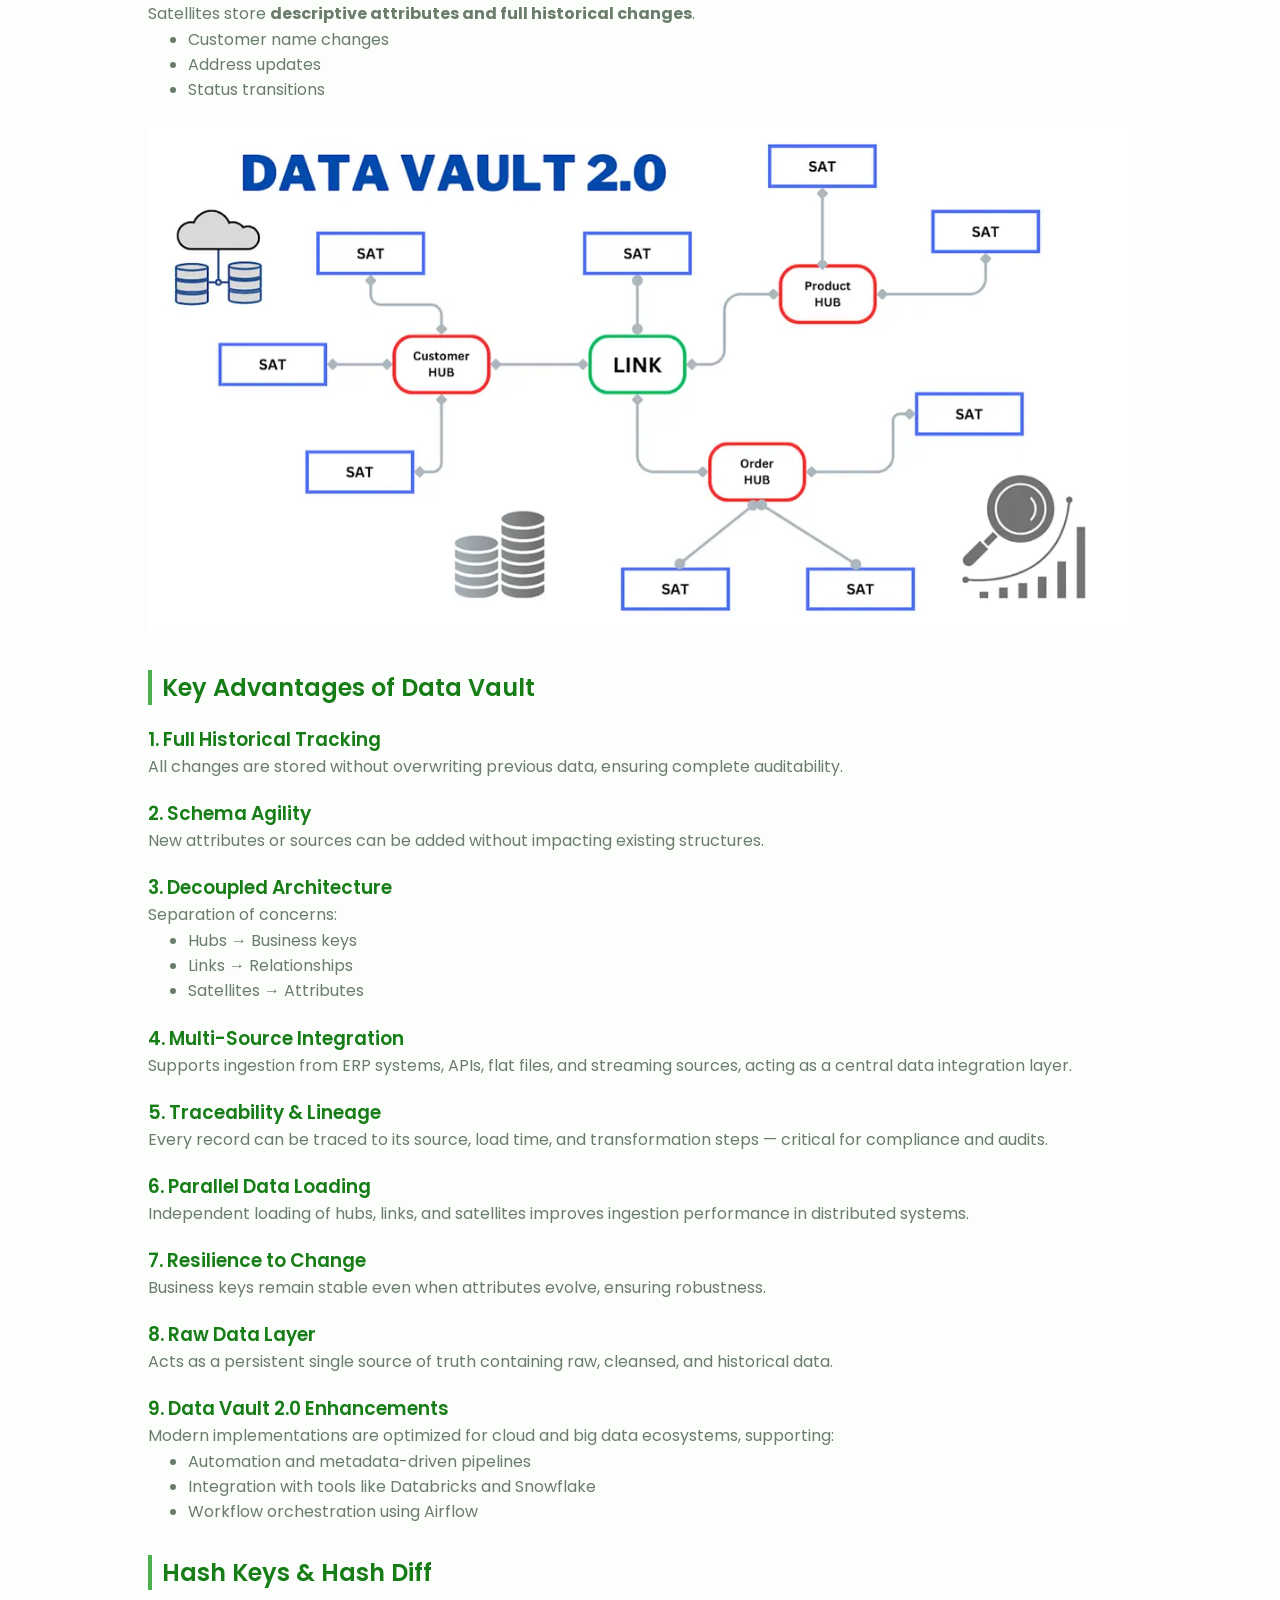
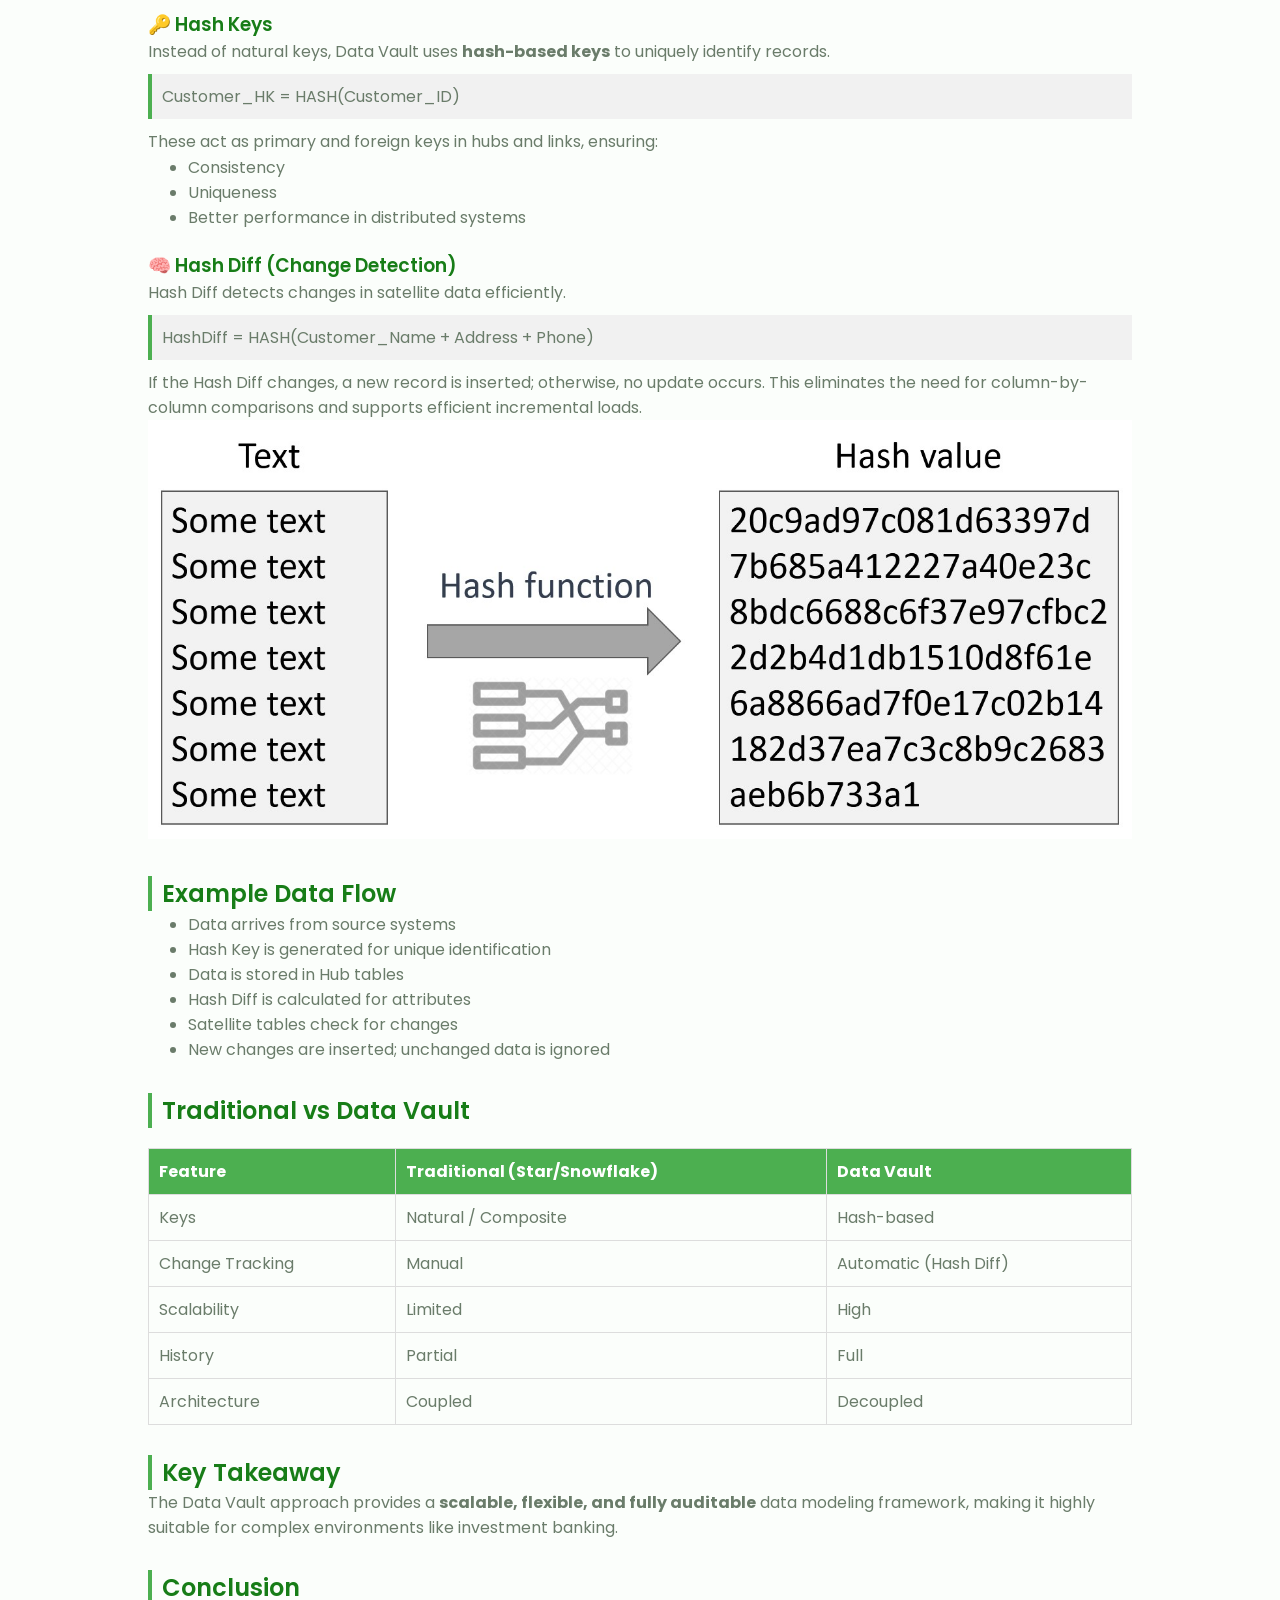
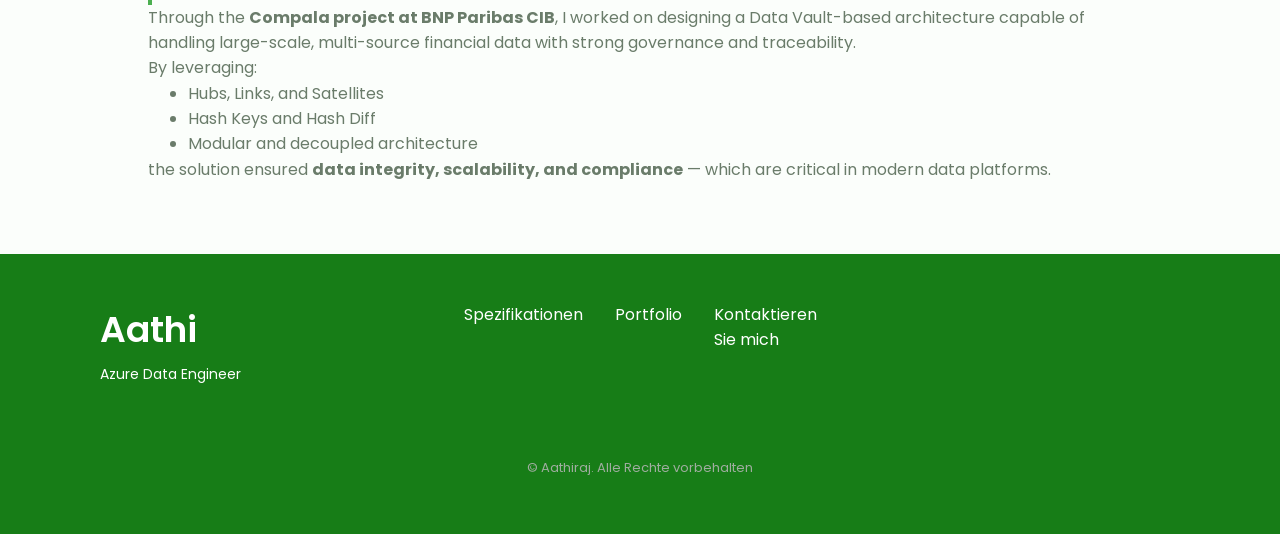
<file: compala.html>
<!DOCTYPE html>
<html lang="en">
<head>
    <meta charset="UTF-8">
    <meta http-equiv="X-UA-Compatible" content="IE=edge">
    <meta name="viewport" content="width=device-width, initial-scale=1.0">
    <link rel="stylesheet" href="https://unicons.iconscout.com/release/v4.0.0/css/line.css">
    <link rel="stylesheet" href="https://cdnjs.cloudflare.com/ajax/libs/font-awesome/6.4.2/css/all.min.css" integrity="sha512-z3gLpd7yknf1YoNbCzqRKc4qyor8gaKU1qmn+CShxbuBusANI9QpRohGBreCFkKxLhei6S9CQXFEbbKuqLg0DA==" crossorigin="anonymous" referrerpolicy="no-referrer" />
    <link rel="stylesheet" href="contents/css/swiper-bundle.min.css">
    <link rel="stylesheet" href="contents/css/compala.css">
    <title>Willkommen an alle</title>
</head>
<body>
    
    <div class="compala_container">

        <h1 class="home_title">Compala: <h5 class="home__subtitle">Data Vault–Driven Data Warehousing</h5></h1>
        <!-- <h3 class="home__subtitle"> Data Vault–Driven Data Warehousing </h3> -->

        <h2 class="compala_h2">Introduction</h2>
        <p>
        Compala is a data engineering project I worked on at <strong>BNP Paribas CIB</strong>, built using the <b>Data Vault modeling approach</b> to ingest, manage and structure dimensional data within a data warehouse.
        </p>

        <p>
        Due to confidentiality, implementation specifics are not shared. This blog focuses on the 
        <strong>conceptual architecture, modeling principles, and engineering practices</strong> behind the solution.
        </p>
        <section>
            <h2>Context: Data in Investment Banking</h2>
            <p>
            In investment banking environments, systems handle <strong>large volumes of data</strong> flowing across multiple 
            upstream and downstream systems. At BNP Paribas CIB, this required designing a scalable and auditable data architecture 
            that could support:
            </p>
            <ul class="compala_ul">
                <li>High-frequency data ingestion</li>
                <li>Complex relationships between entities</li>
                <li>Strict regulatory and audit requirements</li>
                <li>Reliable downstream analytics and reporting</li>
            </ul>
        </section>
        <section>
            <h2>Understanding Data: Facts vs Dimensions</h2>

            <h3>📊 Fact Data</h3>
            <p>
            Fact data represents <strong>quantitative metrics</strong> used for aggregation and analysis.
            </p>
            <ul class="compala_ul">
                <li>Total transaction volume</li>
                <li>Revenue or sales figures</li>
                <li>Quarterly performance metrics</li>
            </ul>

            <h3>🧾 Dimension Data</h3>
            <p>
            Dimension data provides <strong>context to facts</strong> by describing entities.
            </p>
            <ul class="compala_ul">
                <li>Customer details (name, ID, address)</li>
                <li>Product attributes</li>
                <li>Account or employee metadata</li>
            </ul>

            <p><strong>Simple interpretation:</strong></p>
            <ul class="compala_ul">
            <li>Facts = “What happened?”</li>
            <li>Dimensions = “Who / What / Where?”</li>
            </ul>
        </section>
        <section>
            <h2>Why Data Vault?</h2>
            <p>
            Traditional models such as <strong>Star Schema</strong> and <strong>Snowflake Schema</strong> often struggle with:
            </p>
            <ul class="compala_ul">
                <li>Scalability issues</li>
                <li>Limited historical tracking</li>
                <li>High impact from schema changes</li>
            </ul>

            <p>
            The <strong>Data Vault model</strong> was chosen for Compala because it provides:
            </p>
            <ul class="compala_ul">
                <li>Scalable and flexible architecture</li>
                <li>Full historical tracking and auditability</li>
                <li>Strong support for multi-source data integration</li>
                <li>Schema agility for evolving business requirements</li>
            </ul>
        </section>
        <section>
            <h2>Core Components of Data Vault</h2>

            <h3>🧩 Hubs</h3>
            <p>
            Hubs store <strong>unique business keys</strong> representing core business entities.
            </p>
            <p>Example: Customer, Account, Order</p>

            <h3>🔗 Links</h3>
            <p>
            Links capture <strong>relationships between hubs</strong>, including many-to-many relationships.
            </p>
            <p>Example: Customer ↔ Account</p>

            <h3>📦 Satellites</h3>
            <p>
            Satellites store <strong>descriptive attributes and full historical changes</strong>.
            </p>
            <ul class="compala_ul">
                <li>Customer name changes</li>
                <li>Address updates</li>
                <li>Status transitions</li>
            </ul>
        </section><br>
        <img src="./contents/images/dv.jpeg" alt="" srcset=""><br>
        <section>
            <h2>Key Advantages of Data Vault</h2>

            <h3> 1. Full Historical Tracking</h3>
            <p>All changes are stored without overwriting previous data, ensuring complete auditability.</p>

            <h3> 2. Schema Agility</h3>
            <p>New attributes or sources can be added without impacting existing structures.</p>

            <h3> 3. Decoupled Architecture</h3>
            <p>
            Separation of concerns:
            <ul class="compala_ul">
                <li>Hubs → Business keys</li>
                <li>Links → Relationships</li>
                <li>Satellites → Attributes</li>
            </ul>
            </p>

            <h3> 4. Multi-Source Integration</h3>
            <p>
            Supports ingestion from ERP systems, APIs, flat files, and streaming sources, acting as a central data integration layer.
            </p>

            <h3> 5. Traceability & Lineage</h3>
            <p>
            Every record can be traced to its source, load time, and transformation steps — critical for compliance and audits.
            </p>

            <h3> 6. Parallel Data Loading</h3>
            <p>
            Independent loading of hubs, links, and satellites improves ingestion performance in distributed systems.
            </p>

            <h3> 7. Resilience to Change</h3>
            <p>
            Business keys remain stable even when attributes evolve, ensuring robustness.
            </p>

            <h3> 8. Raw Data Layer</h3>
            <p>
            Acts as a persistent single source of truth containing raw, cleansed, and historical data.
            </p>

            <h3> 9. Data Vault 2.0 Enhancements</h3>
            <p>
            Modern implementations are optimized for cloud and big data ecosystems, supporting:
            </p>
            <ul class="compala_ul">
                <li>Automation and metadata-driven pipelines</li>
                <li>Integration with tools like Databricks and Snowflake</li>
                <li>Workflow orchestration using Airflow</li>
            </ul>
        </section>
        <section>
            <h2>Hash Keys & Hash Diff</h2>

            <h3>🔑 Hash Keys</h3>
            <p>
            Instead of natural keys, Data Vault uses <strong>hash-based keys</strong> to uniquely identify records.
            </p>

            <p class="highlight">
            Customer_HK = HASH(Customer_ID)
            </p>

            <p>
            These act as primary and foreign keys in hubs and links, ensuring:
            </p>
            <ul class="compala_ul">
            <li>Consistency</li>
            <li>Uniqueness</li>
            <li>Better performance in distributed systems</li>
            </ul>

            <h3>🧠 Hash Diff (Change Detection)</h3>
            <p>
            Hash Diff detects changes in satellite data efficiently.
            </p>

            <p class="highlight">
            HashDiff = HASH(Customer_Name + Address + Phone)
            </p>

            <p>
            If the Hash Diff changes, a new record is inserted; otherwise, no update occurs. 
            This eliminates the need for column-by-column comparisons and supports efficient incremental loads.
            </p>
        </section>
        <img src="./contents/images/hash.jpeg" alt="Hash Diff Illustration" srcset=""><br>
        <section>
            <h2>Example Data Flow</h2>
            <ul class="compala_ul">
            <li>Data arrives from source systems</li>
            <li>Hash Key is generated for unique identification</li>
            <li>Data is stored in Hub tables</li>
            <li>Hash Diff is calculated for attributes</li>
            <li>Satellite tables check for changes</li>
            <li>New changes are inserted; unchanged data is ignored</li>
            </ul>
        </section>
        <section>
            <h2>Traditional vs Data Vault</h2>
            <table border="1" cellpadding="6">
            <tr>
                <th>Feature</th>
                <th>Traditional (Star/Snowflake)</th>
                <th>Data Vault</th>
            </tr>
            <tr>
                <td>Keys</td>
                <td>Natural / Composite</td>
                <td>Hash-based</td>
            </tr>
            <tr>
                <td>Change Tracking</td>
                <td>Manual</td>
                <td>Automatic (Hash Diff)</td>
            </tr>
            <tr>
                <td>Scalability</td>
                <td>Limited</td>
                <td>High</td>
            </tr>
            <tr>
                <td>History</td>
                <td>Partial</td>
                <td>Full</td>
            </tr>
            <tr>
                <td>Architecture</td>
                <td>Coupled</td>
                <td>Decoupled</td>
            </tr>
            </table>
        </section>
        <section>
            <h2>Key Takeaway</h2>
            <p>
            The Data Vault approach provides a <strong>scalable, flexible, and fully auditable</strong> data modeling framework, 
            making it highly suitable for complex environments like investment banking.
            </p>
        </section>
        <section>
            <h2>Conclusion</h2>
            <p>
            Through the <strong>Compala project at BNP Paribas CIB</strong>, I worked on designing a Data Vault-based architecture 
            capable of handling large-scale, multi-source financial data with strong governance and traceability.
            </p>

            <p>
            By leveraging:
            </p>
            <ul class="compala_ul">
                <li>Hubs, Links, and Satellites</li>
                <li>Hash Keys and Hash Diff</li>
                <li>Modular and decoupled architecture</li>
            </ul>

            <p>
            the solution ensured <strong>data integrity, scalability, and compliance</strong> — which are critical in modern data platforms.
            </p>
        </section>     
    </div>
    
    <footer class="footer">
        <div class="footer__bg">
            <div class="footer__container container grid">
                <div>
                    <h1 class="footer__title">Aathi</h1>
                    <span class="footer__subtitle">Azure Data Engineer</span>
                </div>
                <ul class="footer__links">
                    <li>
                        <a href="#services" class="footer__link">Spezifikationen</a>
                    </li>
                    <li>
                        <a href="#portfolio" class="footer__link">Portfolio</a>
                    </li>
                    <li>
                        <a href="#contact" class="footer__link">Kontaktieren Sie mich </a>
                    </li>
                </ul>
                <div class="footer__socials">
                    <a href="https://www.facebook.com/profile.php?id=100008416260749" target="_blank" class="footer__social">
                        <i class="uil uil-facebook-f"></i>
                    </a>
                    <a href="https://www.instagram.com/t._.e._.d.__.d._.y/?igshid=NTc4MTIwNjQ2YQ" target="_blank" class="footer__social">
                        <i class="uil uil-instagram"></i>                        
                    </a>
                    <a href="https://www.linkedin.com/in/aathi-raj-h-8255a71b0/" target="_blank" class="footer__social">
                        <i class="uil uil-linkedin"></i>                            
                    </a>
                    <a href="https://github.com/Aathi-Raj-H" target="_blank" class="footer__social">
                        <i class="uil uil-github"></i>                            
                    </a>
                </div>                
            </div>
            <p class="footer__copy">&#169; Aathiraj. Alle Rechte vorbehalten</p>
        </div>
    </footer>
    
    <a href="#" class="scrollup show-scroll" id="scroll-up">
        <i class="uil uil-arrow-up scrollup__icon"></i>
    </a>


    <script src="contents/js/swiper-bundle.min.js"></script>
    <script src="contents//js/index.js"></script>
    
    <script>
        
    </script>
    
</body>
</html>
</file>
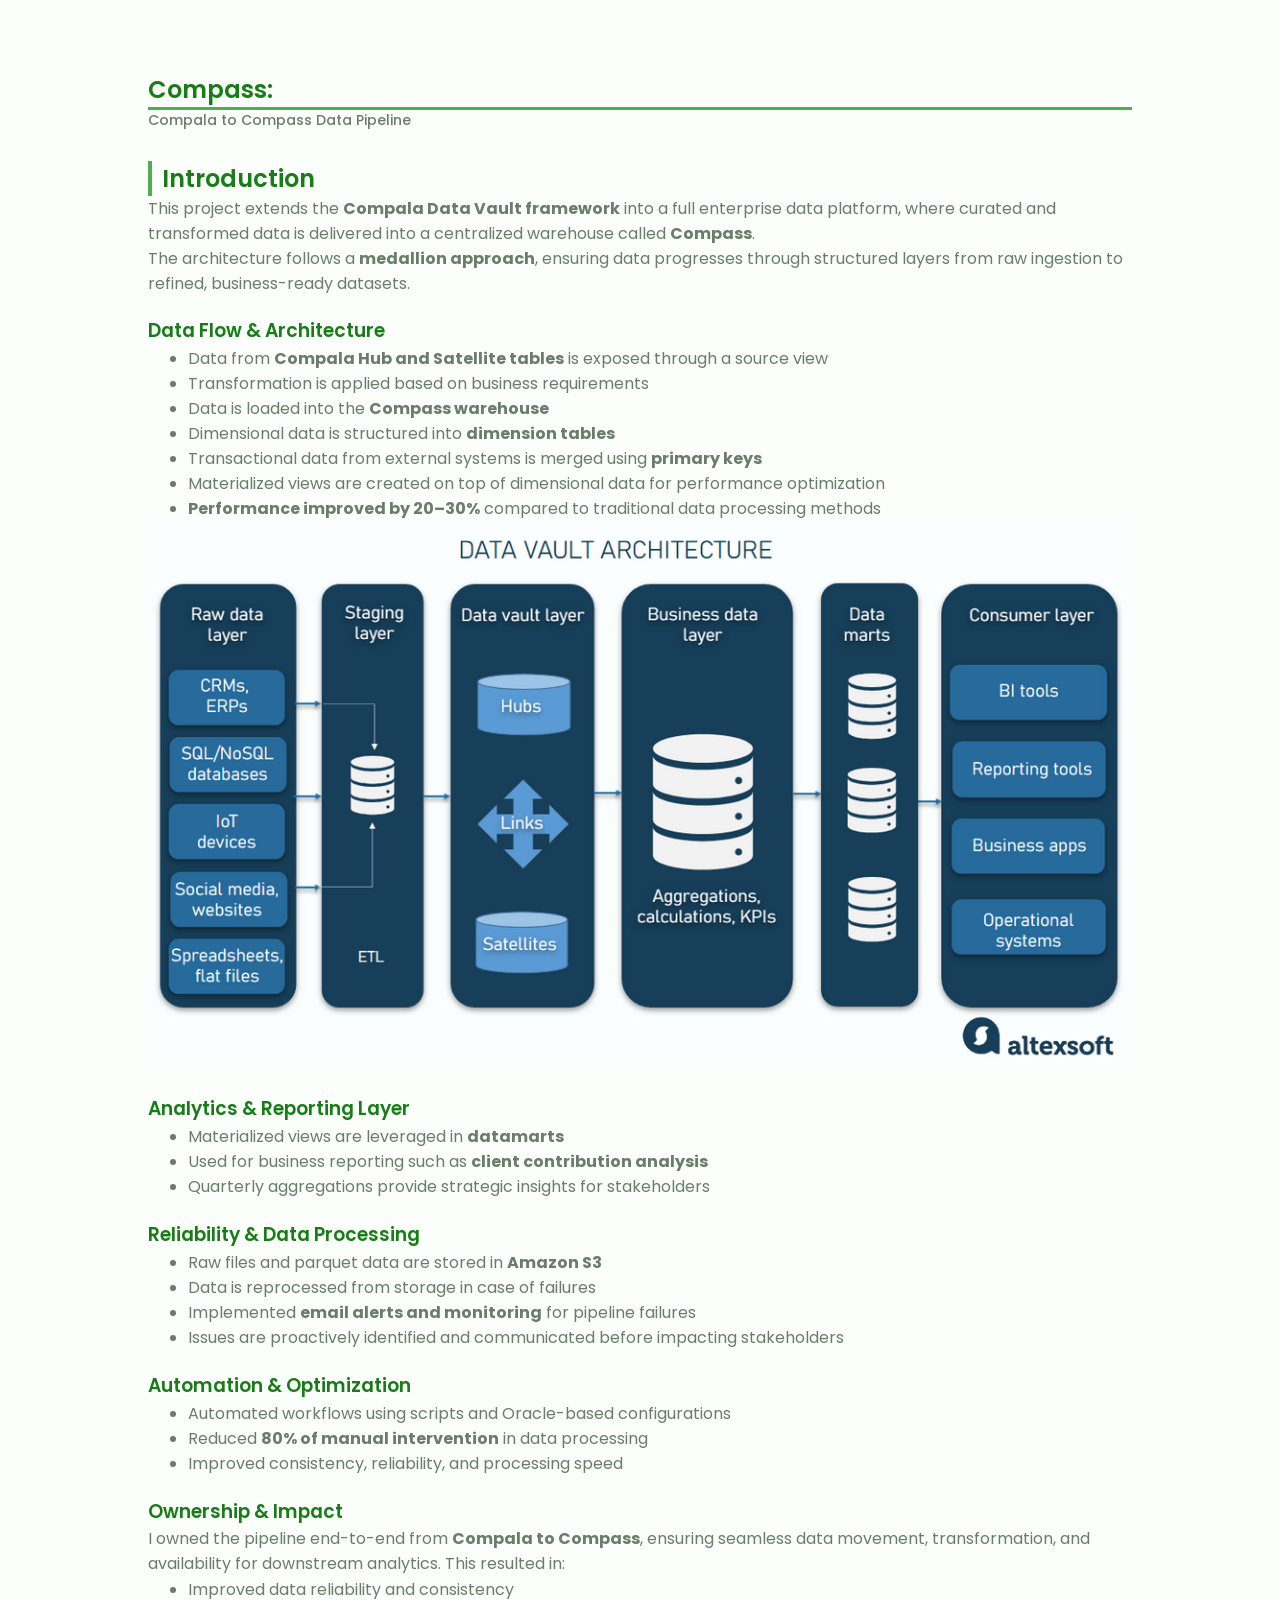
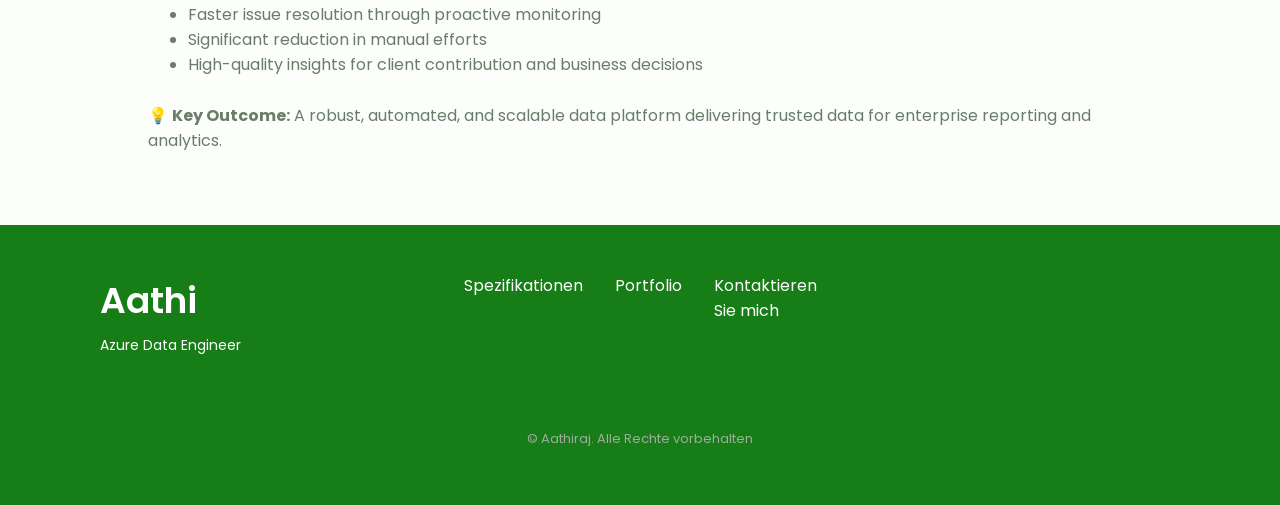
<file: compass.html>
<!DOCTYPE html>
<html lang="en">
<head>
    <meta charset="UTF-8">
    <meta http-equiv="X-UA-Compatible" content="IE=edge">
    <meta name="viewport" content="width=device-width, initial-scale=1.0">
    <link rel="stylesheet" href="https://unicons.iconscout.com/release/v4.0.0/css/line.css">
    <link rel="stylesheet" href="https://cdnjs.cloudflare.com/ajax/libs/font-awesome/6.4.2/css/all.min.css" integrity="sha512-z3gLpd7yknf1YoNbCzqRKc4qyor8gaKU1qmn+CShxbuBusANI9QpRohGBreCFkKxLhei6S9CQXFEbbKuqLg0DA==" crossorigin="anonymous" referrerpolicy="no-referrer" />
    <link rel="stylesheet" href="contents/css/swiper-bundle.min.css">
    <link rel="stylesheet" href="contents/css/compala.css">
    <title>Willkommen an alle</title>
</head>
<body>
    <div class="compala_container">
        <section>
            <h1 class="home_title">Compass: <h5 class="home__subtitle">Compala to Compass Data Pipeline</h5></h1>
            <h2 class="compala_h2">Introduction</h2>
            <p>
                This project extends the <strong>Compala Data Vault framework</strong> into a full enterprise data platform, 
                where curated and transformed data is delivered into a centralized warehouse called <strong>Compass</strong>.
            </p>

            <p>
                The architecture follows a <strong>medallion approach</strong>, ensuring data progresses through structured layers 
                from raw ingestion to refined, business-ready datasets.
            </p>

            <h3>Data Flow & Architecture</h3>
            <ul class="compala_ul">
                <li>Data from <strong>Compala Hub and Satellite tables</strong> is exposed through a source view</li>
                <li>Transformation is applied based on business requirements</li>
                <li>Data is loaded into the <strong>Compass warehouse</strong></li>
                <li>Dimensional data is structured into <strong>dimension tables</strong></li>
                <li>Transactional data from external systems is merged using <strong>primary keys</strong></li>
                <li>Materialized views are created on top of dimensional data for performance optimization</li>
                <li><strong>Performance improved by 20–30%</strong> compared to traditional data processing methods</li>
            </ul>
            <img src="./contents/images/compass_img.png" alt="" srcset="">
            <h3>Analytics & Reporting Layer</h3>
            <ul class="compala_ul">
                <li>Materialized views are leveraged in <strong>datamarts</strong></li>
                <li>Used for business reporting such as <strong>client contribution analysis</strong></li>
                <li>Quarterly aggregations provide strategic insights for stakeholders</li>
            </ul>

            <h3>Reliability & Data Processing</h3>
            <ul class="compala_ul">
                <li>Raw files and parquet data are stored in <strong>Amazon S3</strong></li>
                <li>Data is reprocessed from storage in case of failures</li>
                <li>Implemented <strong>email alerts and monitoring</strong> for pipeline failures</li>
                <li>Issues are proactively identified and communicated before impacting stakeholders</li>
            </ul>

            <h3>Automation & Optimization</h3>
            <ul class="compala_ul">
                <li>Automated workflows using scripts and Oracle-based configurations</li>
                <li>Reduced <strong>80% of manual intervention</strong> in data processing</li>
                <li>Improved consistency, reliability, and processing speed</li>
            </ul>

            <h3>Ownership & Impact</h3>
            <p>
                I owned the pipeline end-to-end from <strong>Compala to Compass</strong>, ensuring seamless data movement, 
                transformation, and availability for downstream analytics. This resulted in:
            </p>
            <ul class="compala_ul">
                <li>Improved data reliability and consistency</li>
                <li>Faster issue resolution through proactive monitoring</li>
                <li>Significant reduction in manual efforts</li>
                <li>High-quality insights for client contribution and business decisions</li>
            </ul><br>

            <p>
                💡 <strong>Key Outcome:</strong> A robust, automated, and scalable data platform delivering trusted data for enterprise reporting and analytics.
            </p>
        </section>    
    </div>
    <footer class="footer">
        <div class="footer__bg">
            <div class="footer__container container grid">
                <div>
                    <h1 class="footer__title">Aathi</h1>
                    <span class="footer__subtitle">Azure Data Engineer</span>
                </div>
                <ul class="footer__links">
                    <li>
                        <a href="#services" class="footer__link">Spezifikationen</a>
                    </li>
                    <li>
                        <a href="#portfolio" class="footer__link">Portfolio</a>
                    </li>
                    <li>
                        <a href="#contact" class="footer__link">Kontaktieren Sie mich </a>
                    </li>
                </ul>
                <div class="footer__socials">
                    <a href="https://www.facebook.com/profile.php?id=100008416260749" target="_blank" class="footer__social">
                        <i class="uil uil-facebook-f"></i>
                    </a>
                    <a href="https://www.instagram.com/t._.e._.d.__.d._.y/?igshid=NTc4MTIwNjQ2YQ" target="_blank" class="footer__social">
                        <i class="uil uil-instagram"></i>                        
                    </a>
                    <a href="https://www.linkedin.com/in/aathi-raj-h-8255a71b0/" target="_blank" class="footer__social">
                        <i class="uil uil-linkedin"></i>                            
                    </a>
                    <a href="https://github.com/Aathi-Raj-H" target="_blank" class="footer__social">
                        <i class="uil uil-github"></i>                            
                    </a>
                </div>                
            </div>
            <p class="footer__copy">&#169; Aathiraj. Alle Rechte vorbehalten</p>
        </div>
    </footer>
    
    <a href="#" class="scrollup show-scroll" id="scroll-up">
        <i class="uil uil-arrow-up scrollup__icon"></i>
    </a>


    <script src="contents/js/swiper-bundle.min.js"></script>
    <script src="contents//js/index.js"></script>
    
    <script>
        
    </script>
    
</body>
</html>
</file>
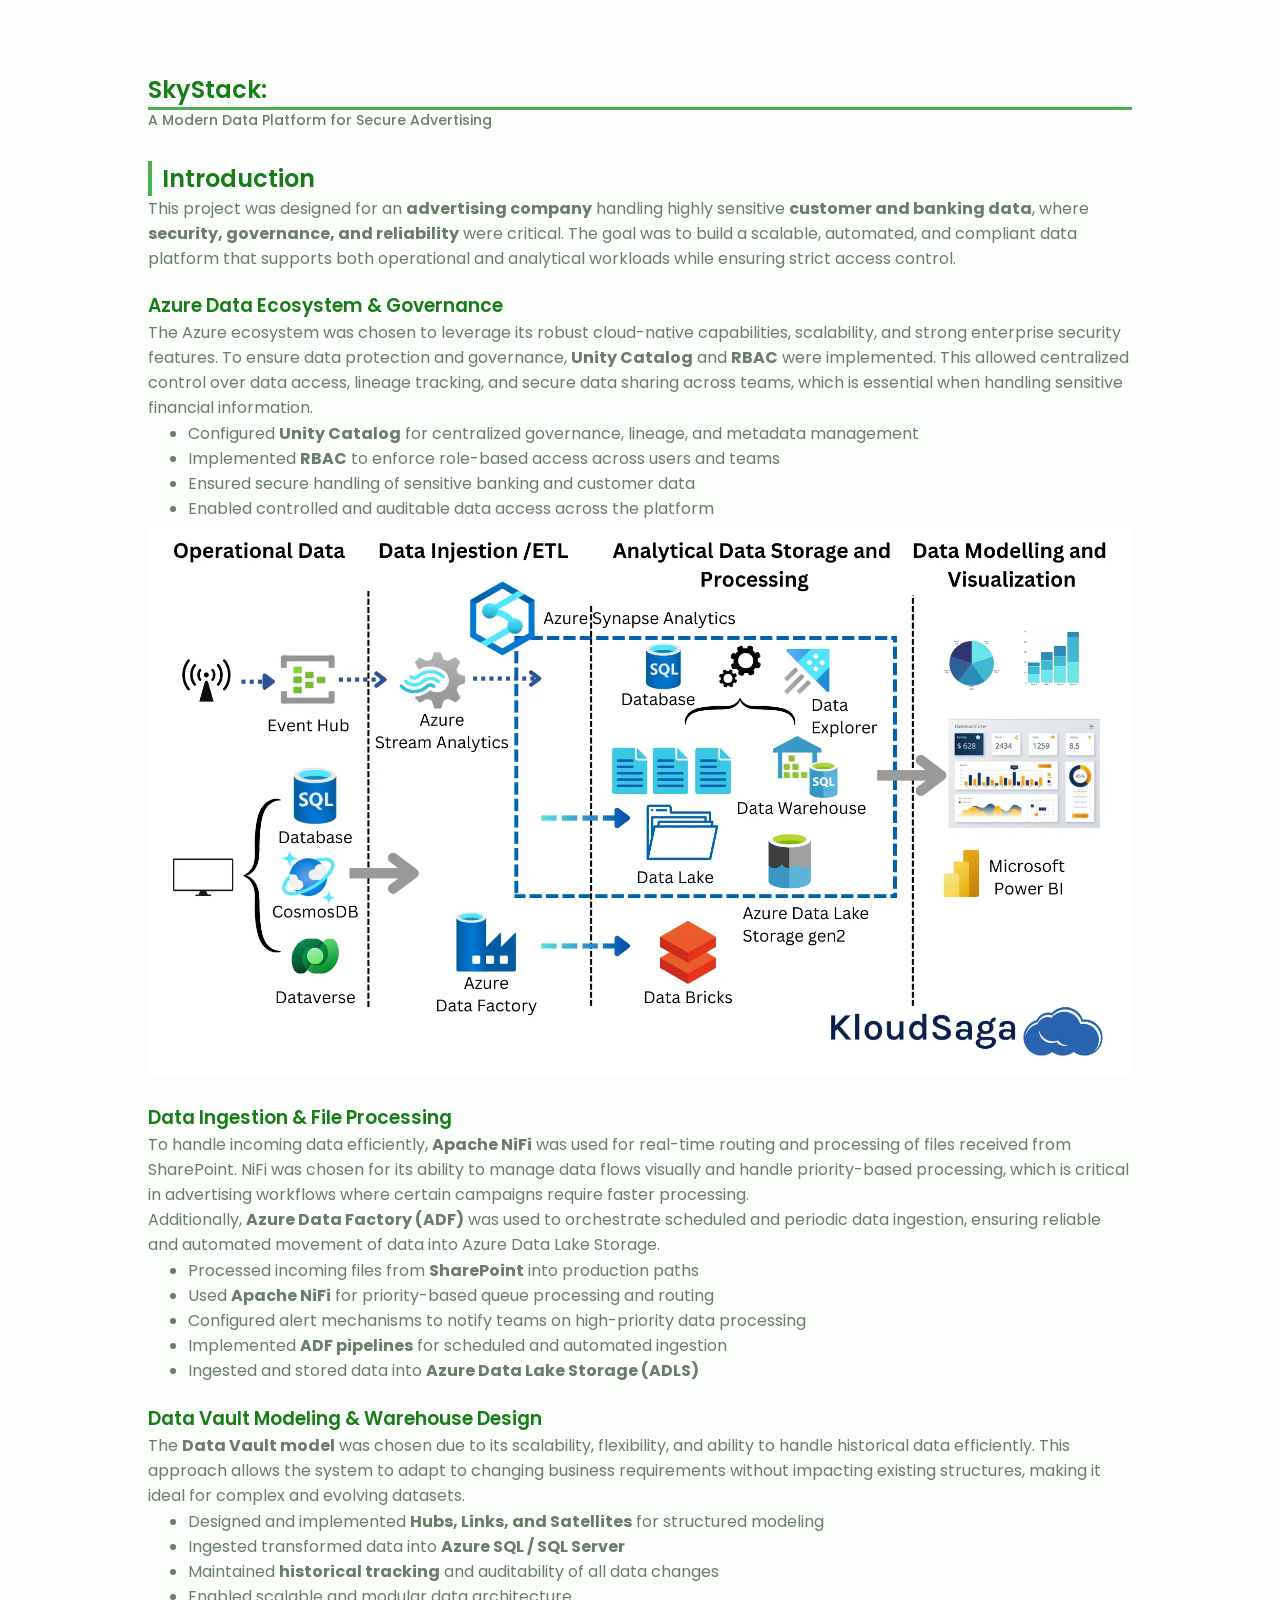
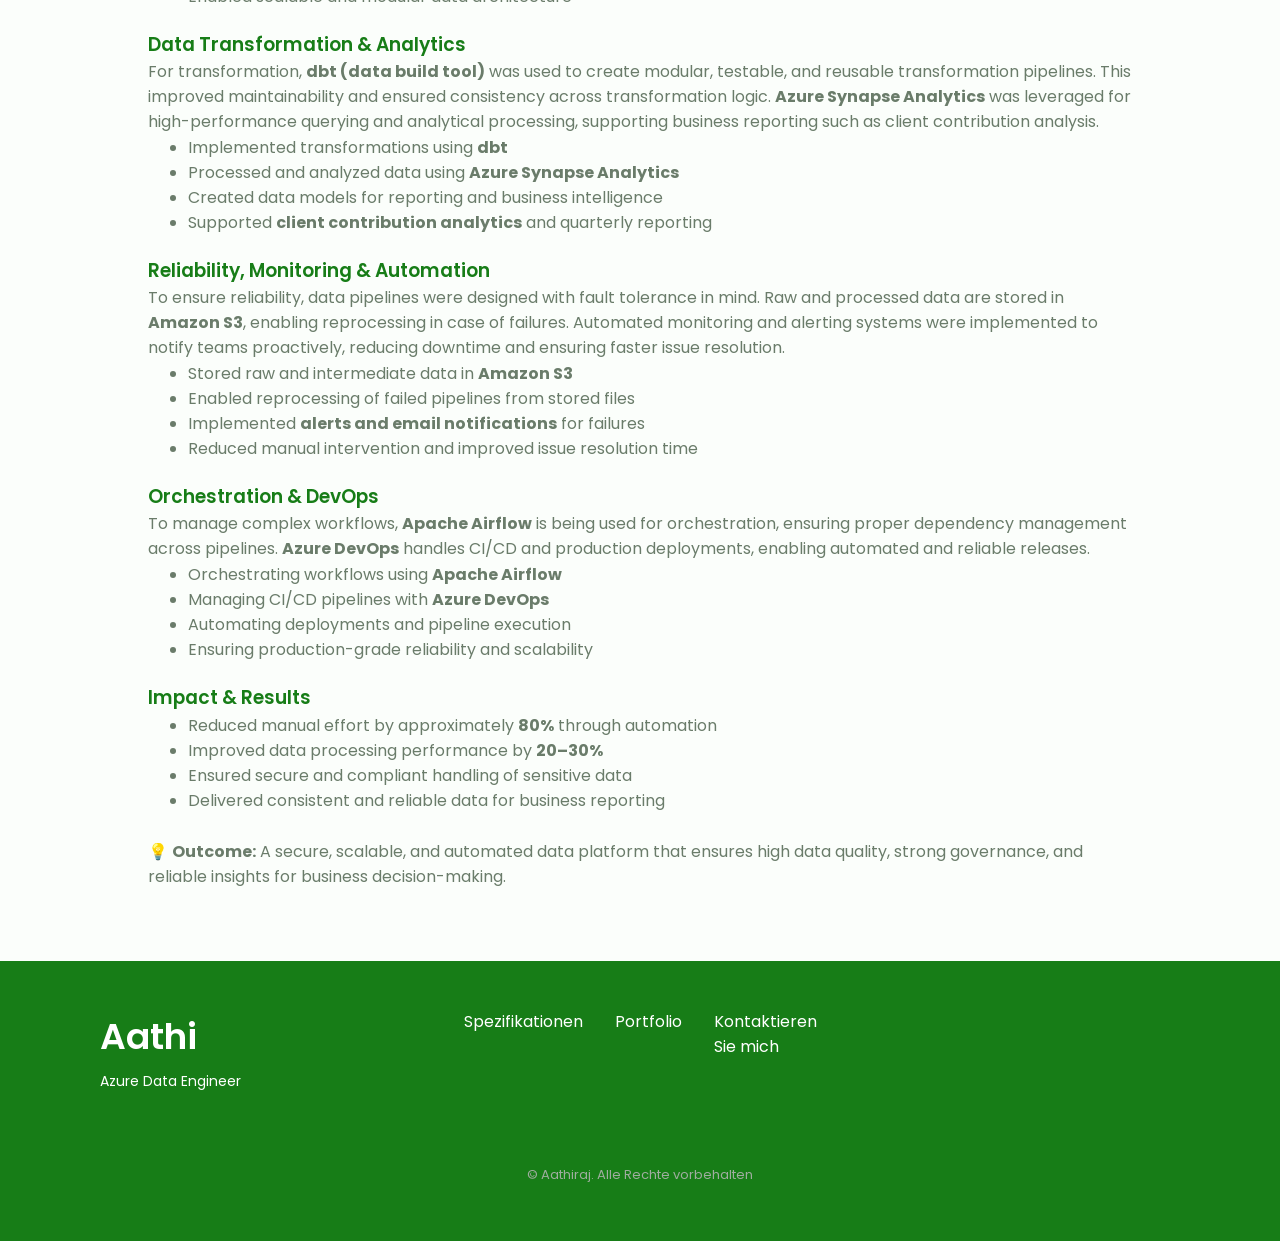
<file: skystack.html>
<!DOCTYPE html>
<html lang="en">
<head>
    <meta charset="UTF-8">
    <meta http-equiv="X-UA-Compatible" content="IE=edge">
    <meta name="viewport" content="width=device-width, initial-scale=1.0">
    <link rel="stylesheet" href="https://unicons.iconscout.com/release/v4.0.0/css/line.css">
    <link rel="stylesheet" href="https://cdnjs.cloudflare.com/ajax/libs/font-awesome/6.4.2/css/all.min.css" integrity="sha512-z3gLpd7yknf1YoNbCzqRKc4qyor8gaKU1qmn+CShxbuBusANI9QpRohGBreCFkKxLhei6S9CQXFEbbKuqLg0DA==" crossorigin="anonymous" referrerpolicy="no-referrer" />
    <link rel="stylesheet" href="contents/css/swiper-bundle.min.css">
    <link rel="stylesheet" href="contents/css/compala.css">
    <title>Willkommen an alle</title>
</head>
<body>
    <div class="compala_container">
        <section>
            <h1 class="home_title">SkyStack: <h5 class="home__subtitle">A Modern Data Platform for Secure Advertising</h5></h1>
            <h2 class="compala_h2">Introduction</h2>

            <p>
                This project was designed for an <strong>advertising company</strong> handling highly sensitive 
                <strong>customer and banking data</strong>, where <strong>security, governance, and reliability</strong> were critical. 
                The goal was to build a scalable, automated, and compliant data platform that supports both operational 
                and analytical workloads while ensuring strict access control.
            </p>

            <h3>Azure Data Ecosystem & Governance</h3>
            <p>
                The Azure ecosystem was chosen to leverage its robust cloud-native capabilities, scalability, and 
                strong enterprise security features. To ensure data protection and governance, 
                <strong>Unity Catalog</strong> and <strong>RBAC</strong> were implemented. 
                This allowed centralized control over data access, lineage tracking, and secure data sharing across teams, 
                which is essential when handling sensitive financial information.
            </p>

            <ul class="compala_ul">
                <li>Configured <strong>Unity Catalog</strong> for centralized governance, lineage, and metadata management</li>
                <li>Implemented <strong>RBAC</strong> to enforce role-based access across users and teams</li>
                <li>Ensured secure handling of sensitive banking and customer data</li>
                <li>Enabled controlled and auditable data access across the platform</li>
            </ul>

            <img src="./contents/images/azure ded.png" alt="" srcset="">

            <h3>Data Ingestion & File Processing</h3>
            <p>
                To handle incoming data efficiently, <strong>Apache NiFi</strong> was used for real-time routing and processing 
                of files received from SharePoint. NiFi was chosen for its ability to manage data flows visually and handle 
                priority-based processing, which is critical in advertising workflows where certain campaigns require faster processing.
            </p>

            <p>
                Additionally, <strong>Azure Data Factory (ADF)</strong> was used to orchestrate scheduled and periodic data ingestion, 
                ensuring reliable and automated movement of data into Azure Data Lake Storage.
            </p>

            <ul class="compala_ul">
                <li>Processed incoming files from <strong>SharePoint</strong> into production paths</li>
                <li>Used <strong>Apache NiFi</strong> for priority-based queue processing and routing</li>
                <li>Configured alert mechanisms to notify teams on high-priority data processing</li>
                <li>Implemented <strong>ADF pipelines</strong> for scheduled and automated ingestion</li>
                <li>Ingested and stored data into <strong>Azure Data Lake Storage (ADLS)</strong></li>
            </ul>

            <h3>Data Vault Modeling & Warehouse Design</h3>
            <p>
                The <strong>Data Vault model</strong> was chosen due to its scalability, flexibility, and ability to handle 
                historical data efficiently. This approach allows the system to adapt to changing business requirements 
                without impacting existing structures, making it ideal for complex and evolving datasets.
            </p>

            <ul class="compala_ul">
                <li>Designed and implemented <strong>Hubs, Links, and Satellites</strong> for structured modeling</li>
                <li>Ingested transformed data into <strong>Azure SQL / SQL Server</strong></li>
                <li>Maintained <strong>historical tracking</strong> and auditability of all data changes</li>
                <li>Enabled scalable and modular data architecture</li>
            </ul>

            <h3>Data Transformation & Analytics</h3>
            <p>
                For transformation, <strong>dbt (data build tool)</strong> was used to create modular, testable, and reusable 
                transformation pipelines. This improved maintainability and ensured consistency across transformation logic.
                <strong>Azure Synapse Analytics</strong> was leveraged for high-performance querying and analytical processing, 
                supporting business reporting such as client contribution analysis.
            </p>

            <ul class="compala_ul">
                <li>Implemented transformations using <strong>dbt</strong></li>
                <li>Processed and analyzed data using <strong>Azure Synapse Analytics</strong></li>
                <li>Created data models for reporting and business intelligence</li>
                <li>Supported <strong>client contribution analytics</strong> and quarterly reporting</li>
            </ul>

            <h3>Reliability, Monitoring & Automation</h3>
            <p>
                To ensure reliability, data pipelines were designed with fault tolerance in mind. 
                Raw and processed data are stored in <strong>Amazon S3</strong>, enabling reprocessing in case of failures. 
                Automated monitoring and alerting systems were implemented to notify teams proactively, reducing downtime 
                and ensuring faster issue resolution.
            </p>

            <ul class="compala_ul">
                <li>Stored raw and intermediate data in <strong>Amazon S3</strong></li>
                <li>Enabled reprocessing of failed pipelines from stored files</li>
                <li>Implemented <strong>alerts and email notifications</strong> for failures</li>
                <li>Reduced manual intervention and improved issue resolution time</li>
            </ul>

            <h3>Orchestration & DevOps</h3>
            <p>
                To manage complex workflows, <strong>Apache Airflow</strong> is being used for orchestration, 
                ensuring proper dependency management across pipelines. 
                <strong>Azure DevOps</strong> handles CI/CD and production deployments, enabling automated and reliable releases.
            </p>

            <ul class="compala_ul">
                <li>Orchestrating workflows using <strong>Apache Airflow</strong></li>
                <li>Managing CI/CD pipelines with <strong>Azure DevOps</strong></li>
                <li>Automating deployments and pipeline execution</li>
                <li>Ensuring production-grade reliability and scalability</li>
            </ul>

            <h3>Impact & Results</h3>
            <ul class="compala_ul">
                <li>Reduced manual effort by approximately <strong>80%</strong> through automation</li>
                <li>Improved data processing performance by <strong>20–30%</strong></li>
                <li>Ensured secure and compliant handling of sensitive data</li>
                <li>Delivered consistent and reliable data for business reporting</li>
            </ul>
            <br>
            <p>
                💡 <strong>Outcome:</strong> A secure, scalable, and automated data platform that ensures 
                high data quality, strong governance, and reliable insights for business decision-making.
            </p>
        </section>            
    </div>
    <footer class="footer">
        <div class="footer__bg">
            <div class="footer__container container grid">
                <div>
                    <h1 class="footer__title">Aathi</h1>
                    <span class="footer__subtitle">Azure Data Engineer</span>
                </div>
                <ul class="footer__links">
                    <li>
                        <a href="#services" class="footer__link">Spezifikationen</a>
                    </li>
                    <li>
                        <a href="#portfolio" class="footer__link">Portfolio</a>
                    </li>
                    <li>
                        <a href="#contact" class="footer__link">Kontaktieren Sie mich </a>
                    </li>
                </ul>
                <div class="footer__socials">
                    <a href="https://www.facebook.com/profile.php?id=100008416260749" target="_blank" class="footer__social">
                        <i class="uil uil-facebook-f"></i>
                    </a>
                    <a href="https://www.instagram.com/t._.e._.d.__.d._.y/?igshid=NTc4MTIwNjQ2YQ" target="_blank" class="footer__social">
                        <i class="uil uil-instagram"></i>                        
                    </a>
                    <a href="https://www.linkedin.com/in/aathi-raj-h-8255a71b0/" target="_blank" class="footer__social">
                        <i class="uil uil-linkedin"></i>                            
                    </a>
                    <a href="https://github.com/Aathi-Raj-H" target="_blank" class="footer__social">
                        <i class="uil uil-github"></i>                            
                    </a>
                </div>                
            </div>
            <p class="footer__copy">&#169; Aathiraj. Alle Rechte vorbehalten</p>
        </div>
    </footer>
    
    <a href="#" class="scrollup show-scroll" id="scroll-up">
        <i class="uil uil-arrow-up scrollup__icon"></i>
    </a>


    <script src="contents/js/swiper-bundle.min.js"></script>
    <script src="contents//js/index.js"></script>
    
    <script>
        
    </script>
    
</body>
</html>
</file>
<file: contents/css/app.css>
@import url('https://fonts.googleapis.com/css2?family=Poppins:wght@400;500;600&display=swap');

:root{
    --header-height: 3rem;
    --hue-color: 120 ;

    --first-color: hsl(var(--hue-color),69%,29%);
    --first-color-second: hsl(var(--hue-color),69%,29%) ;
    /* --first-color: hsl(var(--hue-color),69%,29%); */
    /* --first-color-second: hsl(var(--hue-color),69%,61%) ; */
    --first-color-alt: hsl(var(--hue-color),57%,53%) ;
    --first-color-lighter: hsl(var(--hue-color),92%,85%);
    --title-color: hsl(var(--hue-color),8%,15%);
    --text-color: hsl(var(--hue-color),8%,45%);
    --text-color-light: hsl(var(--hue-color),8%,65%);
    --input-color: hsl(var(--hue-color),70%,96%);
    --body-color: hsl(var(--hue-color),60%,99%);
    --container-color: #fff ;
    --scroll-bar-color:hsl(var(--hue-color),12%,90%);
    --scroll-thumb-color:hsl(var(--hue-color),12%,80%);

    --body-font: 'Poppins', sans-serif;

    --big-font-size: 2rem ;
    --h1-font-size: 1.5rem;
    --h2-font-size: 1.25rem;
    --h3-font-size: 1.125rem;
    --normal-font-size: .938rem;
    --small-font-size: .813rem;
    --smaller-font-size: .75rem;

    --font-medium: 500;
    --font-semi-bold: 600;


    --mb-0-25: .25rem;
    --mb-0-5: .5rem;
    --mb-0-75: .75rem;
    --mb-1: 1rem;
    --mb-1-5: 1.5rem;
    --mb-2: 2rem;
    --mb-2-5: 2.5rem;
    --mb-3: 3rem;


    --z-tooltip: 10;
    --z-fixed: 100 ;
    --z-modal: 1000; 
}


@media screen and (min-width: 968px) {
    :root{
        --big-font-size: 3rem ;
        --h1-font-size: 2.25rem;
        --h2-font-size: 1.5rem;
        --h3-font-size: 1.25rem;
        --normal-font-size: 1rem;
        --small-font-size: .875rem;
        --smaller-font-size: .813rem;
    }  
}

body.dark-theme{
    
    --first-color-second: hsl(var(--hue-color),30%,8%) ;
    --title-color: hsl(var(--hue-color),8%,95%);
    --text-color: hsl(var(--hue-color),8%,75%);
    --input-color: hsl(var(--hue-color),29%,16%);
    --body-color: hsl(var(--hue-color),28%,12%);
    --container-color: hsl(var(--hue-color),29%,16%);
    --scroll-bar-color:hsl(var(--hue-color),12%, 48%);
    --scroll-thumb-color:hsl(var(--hue-color),12%, 36%);
}

.nav__btns{
    display: flex;
    align-items: center;
}
.change-theme{
    font-size: 1.25rem;
    color: var(--title-color);
    margin-right: var(--mb-1);
    cursor: pointer;
}
.change-theme:hover{
    color: var(--first-color);
}

*{
    box-sizing: border-box;
    padding: 0;
    margin: 0;
    user-select: none;
}

html{
    scroll-behavior: smooth;
}
body{
    margin: 0 0 var(--header-height) 0;
    font-family: var(--body-font);
    font-size: var(--normal-font-size);
    background-color: var(--body-color);
    color:var(--text-color);
}

h1,h2,h3,h4{
    color: var(--title-color);
    font-weight: var(--font-semi-bold);
}

ul{
    list-style-type: none;
}
a{
    text-decoration: none;
}
img{
    max-width: 100%;
    height: auto;

}

.section{
    padding: 0rem 0 4rem;
}

.section__title{
    font-size: var(--h1-font-size);
}
.section__title:hover{
    color: var(--first-color);
}
.section__subtitle{
    display: block;
    font-size: var(--small-font-size);
    margin-bottom: var(--mb-3);
}
.section__title,.section__subtitle{
    text-align: center;
}


.container{
    max-width: 1080px;
    margin-left: var(--mb-1-5);
    margin-right: var(--mb-1-5);
}
.grid{
    display: grid;
    gap:1.5rem;
}
.header{
    width: 100%;
    position: fixed;
    bottom: 0;
    left: 0;
    z-index: var(--z-fixed);
    background-color: var(--body-color) ;
}

.nav{
    max-width:1080px;
    height: var(--header-height);
    display: flex;
    justify-content: space-between;
    align-items: center;
}
.nav__logo, .nav__toggle{
    color: var(--title-color);
    font-weight: var(--font-medium);
}

.nav__logo:hover{
    color: var(--first-color);
}
.nav__toggle{
    font-size: 1.1rem;
    cursor: pointer;
}
.nav_toggle:hover{
    color: var(--first-color);
}
@media screen and (max-width: 767px) {
    .nav__menu{
        position: fixed;
        bottom: -100%;
        left: 0;
        width: 100%;
        background-color: var(--body-color);
        padding: 2rem 1.5rem 4rem;
        box-shadow: 0 -1px 4px rgba(0,0,0,.15);
        border-radius: 1.5rem 1.5rem 0 0;
        transition: .3s;
    }
    
}
.nav__list{
    grid-template-columns: repeat(3, 1fr);
    gap:2rem;
}
.nav__link{
    display: flex;
    flex-direction: column;
    align-items: center;
    font-size: var(--small-font-size);
    color: var(--title-color);
    font-weight: var(--font-medium);
}
.nav__link:hover{
    color:var(--first-color);
}
.nav__icon{
    font-size: 1.2rem;
}
.nav__close{
    position: absolute;
    right: 1.3rem;
    bottom: 0.5rem;
    font-size: 1.5rem;
    cursor: pointer;
    color: var(--first-color);
}
.nav__close:hover{
    color:var(--first-color-alt)
}

.show-menu{
    bottom: 0;
}
.active-link{
    color: var(--first-color);    
}
.scroll-header{
    box-shadow: 0 -2px 4px rgba(0,0,0,.15);
}
.home__container{
    gap: 1rem;
}
.home__content{
    grid-template-columns: .5fr 3fr;
    padding-top:3.5rem;
    align-items: center;
}

.home__social{
    display: grid;
    grid-template-columns: max-content;
    row-gap: 1rem;
}

.home__social-icon{
    font-size: 1.25rem;
    color: var(--first-color);
}
.home__social-icon:hover{
    color: var(--first-color-alt);
}
.home__blob{
    width: 100%;
    fill: var(--first-color);
}
.home__blob-img{
    /* width: 185px; */
    width: 105%;
  height: 115%;
  object-fit: cover;
}

.home__data{
    grid-column: 1/3;
}
.home__title{
    font-size: var(--big-font-size);
}
.home__subtitle{
    font-size: var(--small-font-size);
    color: var(--text-color);
    font-weight: var(--font-medium);
    margin-bottom: var(--mb-0-75);
}
.home__description{
    margin-bottom: var(--mb-2);
    /* font-size: 90%; */
    text-align: justify;
    /* word-spacing: -3px; */
}
.home__scroll{
    display: none;
}
.home__scroll-button{
    color: var(--first-color);
    transition: .3s;
}
.home__scroll-button:hover{
    transform: translateY(.25rem);
}
.home__scroll-mouse{
    font-size: 2rem;
}
.home__scroll-name{
    font-size: var(--small-font-size);
    color: var(--title-color);
    font-weight: var(--font-medium);
    margin-right: var(--mb-0-25);
}
.home__scroll-arrow{
    font-size: 1.25rem;
}
.button{
    display: inline-block;
    background-color: var(--first-color);
    color: #fff;
    padding: 1rem;
    border-radius: .5rem;
    font-weight: var(--font-medium);
}
.buttons:hover{
    background-color: var(--first-color-alt);
}
.button__icon{
    font-size: 1.25rem;
    margin-right: var(--mb-0-5);
    transition: .3s;
}
.button--flex{
    display: inline-flex;
    align-items: center;
}
.button--small{
    padding: 0.75rem 1rem;
}
.button--white{
    background-color: #fff;
    color: var(--first-color);
}
.button--white:hover{
    background-color: #fff;
}
.button--link{
    padding: 0;
    background-color: transparent;
    color: var(--first-color-alt);
}
.button--link:hover{
    background-color: transparent;
    color: var(--first-color-alt);
}

.about__img{
    height: 600px;
    width: 200px;
    border-radius: .5rem;
    justify-self: center;
    align-self: center;
}
.about__description{
    text-align: center;
    margin-bottom: var(--mb-2-5);
    /* font-size: 90%; */
}

.about__info{
    display: flex;
    justify-content: space-between;
    margin-bottom: var(--mb-2-5);
}
.about__info-title{
    font-size: var(--h2-font-size);
    font-weight:var(--font-semi-bold);
    color: var(--title-color);
}
.about__info-name{
    font-size:var(--smaller-font-size) ;
}
.about__info-title,.about__info-name{
    display: block;
    text-align: center;
}
.about__buttons{
    display: flex;
    flex-direction: column;
    align-items: center;
}



.skills__container{
    row-gap: 0;
}
.skills__header{
    display: flex;
    align-items:center;
    margin-bottom: var(--mb-2-5);
    cursor: pointer;
}
.skills__icon, .skills__arrow{
    font-size: 2rem;
    color: var(--first-color);
}
.skills__icon{
    margin-right: var(--mb-0-75);
}
.skills__title{
    font-size: var(--h3-font-size);
}
.skills__subtitle{
    font-size: var(--small-font-size);
    color: var(--text-color-light);
}
.skills__arrow{
    margin-left: auto;
    transition: .4s;
}
.skills__list{
    row-gap: 1.5rem;
    padding-left: 2.7rem;
}
.skills__title{
    display: flex;
    justify-content: space-between;
    margin-bottom: var(--mb-0-5);
}
.skills__name{
    font-size: var(--normal-font-size);
    font-weight: var(--font-medium);
}
.skills__name{
    font-size: var(--normal-font-size);
    font-weight: var(--font-medium);
}
.skills__bar, .skills__percentage{
    height: 5px;
    border-radius: .25rem;
}
.skills__bar{
    background-color: var(--first-color-lighter);
}
.skills__percentage{
    display: block;
    background-color: var(--first-color);
}
.skills__databricks{
    width: 90%;
}
.skills__adf{
    width: 80%;
}
.skills__js{
    width: 70%;
}
.skills__react{
    width: 70%;
}
.skills__excel{
    width: 70%;
}
.skills__node{
    width: 40%;
}
.skills__tableau{
    width: 70%;
}
.skills__python{
    width: 85%;
}
.skills__devops{
    width: 75%;
}
.skills__powerbi{
    width: 70%;
}
.skills__close .skills__list{
    height: 0;
    overflow: hidden;
}
.skills__open .skills__list{
    height: max-content;
    margin-bottom: var(--mb-2-5);
}
.skills__open .skills__arrow{
    transform:rotate(-180deg);
}


.qualification__tabs{
    display: flex;
    justify-content: center;
    /* margin-bottom: var(--mb-2); */
}

.qualification__button{
    font-size: var(--h3-font-size);
    font-weight: var(--font-medium);
    cursor: pointer;
}
.qualification__button:hover{
    color: var(--first-color);
}
.qualification__icon{
    font-size: 1.8rem;
    margin-right: var(--mb-0-25);
}
.qualification__data{
    display: grid;
    grid-template-columns: 1fr max-content 1fr;
    column-gap: 1.5rem;
}
.qualification__title{
    font-size: var(--normal-font-size);
    font-weight: var(--font-medium);
}
.qualification__subtitle{
    display: inline-block;
    font-size: var(--small-font-size);
    /* margin-bottom: var(--mb-1); */
}
.qualification__calendar{
    font-size: var(--smaller-font-size);
    color: var(--text-color-light);
}
.qualification__rounder{
    display: inline-block;
    width: 13px;
    height: 13px;
    background-color: var(--first-color);
    border-radius: 50%;
}
.qualification__line{
    display: block;
    width: 1px;
    height: 100%;
    background-color: var(--first-color);
    transform: translate(6px,-7px);
}


.services__container{
    gap: 1.5rem;
    grid-template-columns: repeat(2,1fr);
}

.services__content{
    position: relative;
    background-color:var(--container-color);
    padding: 3.5rem .5rem 1.25rem 1.5rem;
    border-radius: .25rem;
    box-shadow: 0 2px 4px rgba(0,0,0,.15);
    transition: .3s;
}
.services__content:hover{
    box-shadow: 0 4px 8px rgba(0,0,0,.15);
}

.services__icon{
    display: block;
    font-size: 1.5rem;
    color: var(--first-color);
    margin-bottom: var(--mb-1);
}
.services__title{
    font-size: var(--h3-font-size);
    margin-bottom: var(--mb-1);
    font-weight: var(--font-medium);
}
.services__button{
    cursor: pointer;
    font-size: var(--small-font-size);
}

.services__button:hover .button__icon{
    transform: translateX(.25rem);
}

.services__button_exp2{
    cursor: pointer;
    font-size: var(--small-font-size);
}

.services__button_exp2:hover .button__icon{
    transform: translateX(-.25rem);
}

.services__modal{
    position: fixed;
    top: 0;
    left: 0;
    right: 0;
    bottom: 0;
    background-color: rgba(0,0,0,.5);
    display: flex;
    align-items: center;
    justify-content: center;
    padding: 0 1rem;
    z-index: var(--z-modal);
    opacity: 0;
    visibility: hidden;
    transition: .3s;
}
.services__modal-content{
    position: relative;
    background-color:var(--container-color);
    padding: 1.5rem;
    border-radius: .5rem;
}
.services__modal-services{
    row-gap: 1rem;
}
.services__modal-service{
    display: flex;
}
.services__modal-title{
    font-size: var(--h3-font-size);
    font-weight: var(--font-medium);
    margin-bottom: var(--mb-1-5);
}
.services__modal-close{
    position: absolute;
    top: 1rem;
    right: 1rem;
    font-size: 1.5rem;
    color: var(--first-color);
    cursor: pointer;
}

.services__modal-icon{
    color: var(--first-color);
    margin-right: var(--mb-0-25);
}

.active-modal{
    opacity: 1;
    visibility: visible;
}


.portfolio__container{
    overflow: initial;

}
.portfolio__content{
    padding: 0 1.5rem;
}
.portfolio__img{
    width: 285px;
    height: 265px;
    border-radius: .5rem;
    justify-self: center;
}
.portfolio__title{
    font-size: var(--h3-font-size);
    margin-bottom: var(--mb-0-5);
}
.portfolio__description{
    margin-bottom: var(--mb-0-75);
    text-align: justify;
}
.portfolio__button:hover .button__icon{
    transform: translateX(.25rem);
}
.swiper-button-prev::after,
.swiper-button-next::after{
    content: '';
}
.swiper-portfolio-icon{
    font-size: 2rem;
    color: var(--first-color);
}
.swiper-button-prev{
    left: -.5rem;
}
.swiper-button-next{
    right: -.5rem;
}
.swiper-container-horizontal > .swiper-pagination-bullets{
    bottom: -2.5rem;
}
.swiper-pagination-bullet-active{
    background-color: var(--first-color);
}
.swiper-button-prev, .swiper-button-next, .swiper-pagination-bullet{
    outline: none;
}
.project{
    text-align: center;
}
.project__bg{
    background-color: var(--first-color);
    padding-top: 3rem;
}
.project__title{
    font-size:var(--h2-font-size);
    margin-bottom: var(--mb-0-75);
}
.project__description{
    margin-bottom: var(--mb-1-5);
}
.project__title, .project__description{
    color: #fff;
}

.project__img{
    width: 1000px;
    justify-self: right;
}




.testimonial__data, .testimonial__header{
    display: flex;
}
.testimonial__content{
    justify-content: space-between;
    margin-bottom: var(--mb-1);
}
.testimonial__img{
    width: 60px;
    height: 60px;
    border-radius: 50%;
    margin-right: var(--mb-0-75);
}
.testimonial__name{
    font-size: var(--h3-font-size);
    font-weight: var(--font-medium);
}

.testimonial__client{
    font-size: var(--small-font-size);
    color: var(--text-color-light);
}
.testimonial__description{
    margin-top: var(--mb-0-75);
    margin-bottom: var(--mb-2-5);
}
.testimonial__icon-star{
    color: var(--first-color);
}
.swiper-container .swiper-pagination-testimonial{
    bottom: 0;
}



.contact__container{
    row-gap: 3rem;
}
.contact__information{
    display: flex;
    margin-bottom: var(--mb-2);
}
.contact__icon{
    font-size: 1.5rem;
    color: var(--first-color);
    margin-right: var(--mb-0-75);
}
.contact__title{
    font-size: var(--h3-font-size);
    font-weight: var(--font-medium);
}
.contact__subtitle{
    font-style: var(--small-font-size);
    color: var(--text-color-light);
}
.contact__content{
    background-color: var(--input-color);
    border-radius: .5rem;
    padding: 0.75rem 1rem .25rem;
}
.contact__label{
    font-size: var(--smaller-font-size);
    color: var(--title-color);
}
.contact__input{
    width: 100%;
    background-color: var(--input-color);
    color: var(--text-color);
    font-family: var(--body-font);
    font-size: var(--normal-font-size);
    border: none;
    outline: none;
    padding: 0.25rem 0.5rem .5rem 0;
}


.footer{
    padding-top: 2rem;
}
.footer__container{
    row-gap: 3.5rem;
}
.footer__bg{
    background-color: var(--first-color);
    padding: 2rem 0 3rem;
}
.footer__title{
    font-size: var(--h1-font-size);
    margin-bottom: var(--mb-0-25);
}
.footer__subtitle{
    font-size: var(--small-font-size);
}
.footer__links{
    display: flex;
    flex-direction: column;
    row-gap: 1.5rem;
}
.footer__link:hover{
    color: var(--first-color-lighter);    
}
.footer__social{
    font-size: 1.25rem;
    margin-right: var(--mb-1-5);
}
.footer__social:hover{
    color: var(--first-color-lighter);
}
.footer__copy{
    font-size: var(--smaller-font-size);
    text-align: center;
    color: var(--text-color-light);
    margin-top: var(--mb-3);
}
.footer__title, .footer__subtitle, .footer__link, .footer__social{
    color: #fff;
}

.scrollup{
    position: fixed;
    right: 1rem;
    bottom: -20%;
    background-color: var(--first-color);
    opacity: .8;
    padding: 0 .3rem;
    border-radius: .4rem;
    z-index: var(--z-tooltip);
    transition: .4s;
}
.scroll:hover{
    background-color: var(--first-color-alt);
}
.scrollup__icon{
    font-size: 1.5rem;
    color: #fff;
}


.show-scroll{
    bottom: 5rem;
}

::-webkit-scrollbar{
    width: 0.6rem;
    background-color: var(--scroll-bar-color);
    border-radius: 5rem;
}
::-webkit-scrollbar-thumb{
    background-color: var(--scroll-thumb-color);
    border-radius: .5rem;
}
::-webkit-scrollbar-thumb:hover{
    background-color: var(--text-color-light);
}

@media screen and (max-width: 350px) {
    .container{
        margin-left: var(--mb-1);
        margin-right: var(--mb-1);
    }
    .nav__menu{
        padding: 2rem .25rem 4rem;
    } 
    .nav__list{
        column-gap: 0;
    }   
    .home__content{
        grid-template-columns: .25fr 3fr;
    }
    .home__blob{
        width: 250px;
    }
    .skills__title{
        font-size: var(--normal-font-size);
    }
    .qualification__data{
        gap: .5rem;
    }
    .services__container{
        grid-template-columns: max-content;
        justify-content: center;
    }
    .services__content{
        padding-right: 3.5rem;
    }
    .services__modal{
        padding: 0 .5rem;
    }
    .project__img{
        width: 200px;
    }
    .testimonial__data,.testimonial__header{
        flex-direction: column;
        align-items: center;
    }
    .testimonial__img{
        margin-right: 0;
        margin-bottom: var(--mb-0-25);
    }
    .testimonial__data, .testimonial__description{
        text-align: center;
    }
}

@media screen and (min-width:568px) {
    .home__content{
        grid-template-columns: max-content 1fr 1fr;
    }    
    .home__data{
        grid-column: initial;
    }
    .home__img{
        order: 1;
        justify-self: center;
    }
    /* .about__container,  */
    .skills__container, 
    .portfolio__content, 
    .project__container, 
    .contact__container, 
    .footer__container{
        grid-template-columns: repeat(2, 1fr);
    }
    .qualification__sections{
        display: grid;
        grid-template-columns: .6fr;
        justify-content: center;
    }
}

@media screen and (min-width:768px) {
    .container{
        margin-left: auto;
        margin-right: auto;
    }
    body{
        margin: 0;
    }
    .section{
        padding: 4rem 0 2.5rem;
    }
    .section__subtitle{
        /* margin-bottom: 1rem; */
    }
    .header{
        top: 0;
        bottom: initial;
    }
    .header, .main, .footer__container{
        padding: 0 1rem;
    }
    .nav{
        height: calc(var(--header-height) + 1.5rem);
        column-gap: 1rem;
    }
    .nav__icon, .nav__close, .nav__toggle{
        display: none;
    }
    .nav__list{
        display: flex;
        column-gap: 2rem;
    }
    .nav__menu{
        margin-left: auto;
    }
    .change-theme{
        margin: 0;
    }
    .home__container{
        row-gap: 5rem;
    }
    .home__content{
        padding: 4.5rem 0;
        column-gap: 2rem;
    }
    .home__blob{
        width: 350px;
    }
    .home__scroll{
        display: block;
        margin-top: -100px;
    }
    .home__scroll-button{
        margin-left: 3rem ;
    }
    .about__container{
        /* column-gap: 5rem; */
    }
    #aboubt{
        margin-top: -5%;
    }
    .about__img{
        width: 250px;
    }
    .about__description{
        text-align: justify;
    }
    .about__info{
        justify-content: space-between;
    }
    .about__buttons{
        justify-content: inherit;
    }
    .qualification__tabs{
        justify-content: center;
    }
    .qualification__button{
        margin: 0 var(--mb-1);
    }
    .qualification__sections{
        grid-template-columns: .5fr;
    }
    .services__container{
        grid-template-columns: repeat(2,418px );
        justify-content: center;
    }
    .services__icon{
        font-size: 2rem;
    }
    .services__content{
        padding: 6rem 0 2rem 2.5rem;
    }
    .services__modal-content{
        width: 450px;
    }
    .portfolio__img{
        width: 320px;
    }
    .portfolio__content{
        align-items: center;
    }
    .project{
        text-align: initial;
    }
    .project__bg{
        background:none;
    }
    .project__container{
        background-color: var(--first-color);
        border-radius: 1rem;
        padding: 3rem 0 0 2.5rem;
        grid-template-columns: 1fr 42%;
        column-gap: 3rem;
        overflow: hidden;
    }
    .project__data{
        padding-top: 0.8rem;
    }
    .footer__container{
        grid-template-columns: repeat(3,1fr );
    }
    .footer__bg{
        padding: 3rem 0 3.5rem;
    }
    .footer__links{
        flex-direction: row;
        column-gap: 2rem;
    }
    .footer__socials{
        justify-self: flex-end;
    }
    .footer__copy{
        margin-top: 4.5rem;
    }

}

@media screen and (min-width: 1024px) {
    .header, .main, .footer__container{
        padding: 0;
    }    
    .about__img{
        width: 350px;
    }
    .home__blob{
        width: 330px;
    }
    .home__social{
        transform: translateX(-6rem);
    }
    .about{
        margin-top: -5%;
    }
    .services__container{
        grid-template-columns: repeat(2, 408px);
    }
    .portfolio__content{
        column-gap: 5rem;
    }
    .swiper-portfolio-icon{
        font-size: 3.5rem;
    }
    .swiper-button-prev{
        left: -3.5rem;
    }
    .swiper-button-next{
        right: -3.5rem;
    }
    .swiper-container-horizontal > .swiper-pagination-bullets{
        bottom: -4.5rem;        
    }
    .contact_form{
        width: 460px;
    }
    .contact__inputs{
        grid-template-columns: repeat(2,1fr );
    }
}
</file>
<file: contents/css/compala.css>
@import url('https://fonts.googleapis.com/css2?family=Poppins:wght@400;500;600&display=swap');

:root{
    --header-height: 3rem;
    --hue-color: 120 ;

    --first-color: hsl(var(--hue-color),69%,29%);
    --first-color-second: hsl(var(--hue-color),69%,29%) ;
    /* --first-color: hsl(var(--hue-color),69%,29%); */
    /* --first-color-second: hsl(var(--hue-color),69%,61%) ; */
    --first-color-alt: hsl(var(--hue-color),57%,53%) ;
    --first-color-lighter: hsl(var(--hue-color),92%,85%);
    --title-color: hsl(var(--hue-color),8%,15%);
    --text-color: hsl(var(--hue-color),8%,45%);
    --text-color-light: hsl(var(--hue-color),8%,65%);
    --input-color: hsl(var(--hue-color),70%,96%);
    --body-color: hsl(var(--hue-color),60%,99%);
    --container-color: #fff ;
    --scroll-bar-color:hsl(var(--hue-color),12%,90%);
    --scroll-thumb-color:hsl(var(--hue-color),12%,80%);

    --body-font: 'Poppins', sans-serif;

    --big-font-size: 2rem ;
    --h1-font-size: 1.5rem;
    --h2-font-size: 1.25rem;
    --h3-font-size: 1.125rem;
    --normal-font-size: .938rem;
    --small-font-size: .813rem;
    --smaller-font-size: .75rem;

    --font-medium: 500;
    --font-semi-bold: 600;


    --mb-0-25: .25rem;
    --mb-0-5: .5rem;
    --mb-0-75: .75rem;
    --mb-1: 1rem;
    --mb-1-5: 1.5rem;
    --mb-2: 2rem;
    --mb-2-5: 2.5rem;
    --mb-3: 3rem;


    --z-tooltip: 10;
    --z-fixed: 100 ;
    --z-modal: 1000; 
}


@media screen and (min-width: 968px) {
    :root{
        --big-font-size: 3rem ;
        --h1-font-size: 2.25rem;
        --h2-font-size: 1.5rem;
        --h3-font-size: 1.25rem;
        --normal-font-size: 1rem;
        --small-font-size: .875rem;
        --smaller-font-size: .813rem;
    }  
}

body.dark-theme{
    
    --first-color-second: hsl(var(--hue-color),30%,8%) ;
    --title-color: hsl(var(--hue-color),8%,95%);
    --text-color: hsl(var(--hue-color),8%,75%);
    --input-color: hsl(var(--hue-color),29%,16%);
    --body-color: hsl(var(--hue-color),28%,12%);
    --container-color: hsl(var(--hue-color),29%,16%);
    --scroll-bar-color:hsl(var(--hue-color),12%, 48%);
    --scroll-thumb-color:hsl(var(--hue-color),12%, 36%);
}

.nav__btns{
    display: flex;
    align-items: center;
}
.change-theme{
    font-size: 1.25rem;
    color: var(--title-color);
    margin-right: var(--mb-1);
    cursor: pointer;
}
.change-theme:hover{
    color: var(--first-color);
}

*{
    box-sizing: border-box;
    padding: 0;
    margin: 0;
    user-select: none;
}

html{
    scroll-behavior: smooth;
}
body{
    margin: 0 0 var(--header-height) 0;
    font-family: var(--body-font);
    font-size: var(--normal-font-size);
    background-color: var(--body-color);
    color:var(--text-color);
}

h1,h2,h3,h4{
    color: var(--title-color);
    font-weight: var(--font-semi-bold);
}

ul{
    list-style-type: none;
}
a{
    text-decoration: none;
}
img{
    max-width: 100%;
    height: auto;

}

.section{
    padding: 0rem 0 4rem;
}

.section__title{
    font-size: var(--h1-font-size);
}
.section__title:hover{
    color: var(--first-color);
}
.section__subtitle{
    display: block;
    font-size: var(--small-font-size);
    margin-bottom: var(--mb-3);
}
.section__title,.section__subtitle{
    text-align: center;
}


.container{
    max-width: 1080px;
    margin-left: var(--mb-1-5);
    margin-right: var(--mb-1-5);
}
.grid{
    display: grid;
    gap:1.5rem;
}
.header{
    width: 100%;
    position: fixed;
    bottom: 0;
    left: 0;
    z-index: var(--z-fixed);
    background-color: var(--body-color) ;
}

.nav{
    max-width:1080px;
    height: var(--header-height);
    display: flex;
    justify-content: space-between;
    align-items: center;
}
.nav__logo, .nav__toggle{
    color: var(--title-color);
    font-weight: var(--font-medium);
}

.nav__logo:hover{
    color: var(--first-color);
}
.nav__toggle{
    font-size: 1.1rem;
    cursor: pointer;
}
.nav_toggle:hover{
    color: var(--first-color);
}
@media screen and (max-width: 767px) {
    .nav__menu{
        position: fixed;
        bottom: -100%;
        left: 0;
        width: 100%;
        background-color: var(--body-color);
        padding: 2rem 1.5rem 4rem;
        box-shadow: 0 -1px 4px rgba(0,0,0,.15);
        border-radius: 1.5rem 1.5rem 0 0;
        transition: .3s;
    }
    
}
.nav__list{
    grid-template-columns: repeat(3, 1fr);
    gap:2rem;
}
.nav__link{
    display: flex;
    flex-direction: column;
    align-items: center;
    font-size: var(--small-font-size);
    color: var(--title-color);
    font-weight: var(--font-medium);
}
.nav__link:hover{
    color:var(--first-color);
}
.nav__icon{
    font-size: 1.2rem;
}
.nav__close{
    position: absolute;
    right: 1.3rem;
    bottom: 0.5rem;
    font-size: 1.5rem;
    cursor: pointer;
    color: var(--first-color);
}
.nav__close:hover{
    color:var(--first-color-alt)
}

.show-menu{
    bottom: 0;
}
.active-link{
    color: var(--first-color);    
}
.scroll-header{
    box-shadow: 0 -2px 4px rgba(0,0,0,.15);
}
.home__container{
    gap: 1rem;
}
.home__content{
    grid-template-columns: .5fr 3fr;
    padding-top:3.5rem;
    align-items: center;
}

.home__social{
    display: grid;
    grid-template-columns: max-content;
    row-gap: 1rem;
}

.home__social-icon{
    font-size: 1.25rem;
    color: var(--first-color);
}
.home__social-icon:hover{
    color: var(--first-color-alt);
}
.home__blob{
    width: 100%;
    fill: var(--first-color);
}
.home__blob-img{
    width: 185px;
    width: 110%;
  height: 110%;
  object-fit: cover;
}

.home__data{
    grid-column: 1/3;
}
.home__title{
    font-size: var(--h2-font-size);
}
.home__subtitle{
    font-size: var(--small-font-size);
    color: var(--text-color);
    font-weight: var(--font-medium);
    margin-bottom: var(--mb-0-75);
}
.home__description{
    margin-bottom: var(--mb-2);
    /* font-size: 90%; */
    text-align: justify;
    /* word-spacing: -3px; */
}
.home__scroll{
    display: none;
}
.home__scroll-button{
    color: var(--first-color);
    transition: .3s;
}
.home__scroll-button:hover{
    transform: translateY(.25rem);
}
.home__scroll-mouse{
    font-size: 2rem;
}
.home__scroll-name{
    font-size: var(--small-font-size);
    color: var(--title-color);
    font-weight: var(--font-medium);
    margin-right: var(--mb-0-25);
}
.home__scroll-arrow{
    font-size: 1.25rem;
}



@media screen and (min-width: 700px) {
.compala_container {
        max-width: 80%;
        margin: auto;
        padding: 40px 20px;
        /* background: #fff; */
    }
}
@media screen and (max-width: 700px) {
.compala_container {
        max-width: 100%;
        margin: auto;
        padding: 40px 20px;
        /* background: #fff; */
    }
}
    /* h1, h2, h3 {
        color: #1a1a1a;
    } */

    h1, h2, h3{
        color : var(--first-color);
    }

    .home_title{
        margin-top: 2rem;
        border-bottom: 3px solid #4CAF50;
    }

    h2 {
        margin-top: 30px;
        border-left: 4px solid #4CAF50;
        padding-left: 10px;
    }

    h3 {
        margin-top: 20px;
    }

    .highlight {
        background: #f1f1f1;
        padding: 10px;
        border-left: 4px solid #4CAF50;
        margin: 10px 0;
    }

    table {
        width: 100%;
        border-collapse: collapse;
        margin: 20px 0;
    }

    table, th, td {
        border: 1px solid #ddd;
    }

    th, td {
        padding: 10px;
        text-align: left;
    }

    th {
        background-color: #4CAF50;
        color: white;
    }

    code {
        /* background: #eee; */
        padding: 3px 6px;
        border-radius: 4px;
    }
    .compala_ul{
        list-style-type: disc;
        padding: 1px 40px;
    }}
    .footer-note {
        margin-top: 40px;
        font-style: italic;
        color: #555;
    }

@media screen and (max-width: 550px) {
    table {
        font-size: small;
        /* width: 20%; */
        border-collapse: collapse;
        margin: 10px 0;
    }

    table, th, td {
        border: 1px solid #ddd;
    }

    th, td {
        padding: 5px;
        text-align: left;
    }

    th {
        background-color: #4CAF50;
        color: white;
    }

}

.button{
    display: inline-block;
    background-color: var(--first-color);
    color: #fff;
    padding: 1rem;
    border-radius: .5rem;
    font-weight: var(--font-medium);
}
.buttons:hover{
    background-color: var(--first-color-alt);
}
.button__icon{
    font-size: 1.25rem;
    margin-right: var(--mb-0-5);
    transition: .3s;
}
.button--flex{
    display: inline-flex;
    align-items: center;
}
.button--small{
    padding: 0.75rem 1rem;
}
.button--white{
    background-color: #fff;
    color: var(--first-color);
}
.button--white:hover{
    background-color: #fff;
}
.button--link{
    padding: 0;
    background-color: transparent;
    color: var(--first-color-alt);
}
.button--link:hover{
    background-color: transparent;
    color: var(--first-color-alt);
}

.about__img{
    height: 600px;
    width: 200px;
    border-radius: .5rem;
    justify-self: center;
    align-self: center;
}
.about__description{
    text-align: center;
    margin-bottom: var(--mb-2-5);
    /* font-size: 90%; */
}

.about__info{
    display: flex;
    justify-content: space-between;
    margin-bottom: var(--mb-2-5);
}
.about__info-title{
    font-size: var(--h2-font-size);
    font-weight:var(--font-semi-bold);
    color: var(--title-color);
}
.about__info-name{
    font-size:var(--smaller-font-size) ;
}
.about__info-title,.about__info-name{
    display: block;
    text-align: center;
}
.about__buttons{
    display: flex;
    flex-direction: column;
    align-items: center;
}



.skills__container{
    row-gap: 0;
}
.skills__header{
    display: flex;
    align-items:center;
    margin-bottom: var(--mb-2-5);
    cursor: pointer;
}
.skills__icon, .skills__arrow{
    font-size: 2rem;
    color: var(--first-color);
}
.skills__icon{
    margin-right: var(--mb-0-75);
}
.skills__title{
    font-size: var(--h3-font-size);
}
.skills__subtitle{
    font-size: var(--small-font-size);
    color: var(--text-color-light);
}
.skills__arrow{
    margin-left: auto;
    transition: .4s;
}
.skills__list{
    row-gap: 1.5rem;
    padding-left: 2.7rem;
}
.skills__title{
    display: flex;
    justify-content: space-between;
    margin-bottom: var(--mb-0-5);
}
.skills__name{
    font-size: var(--normal-font-size);
    font-weight: var(--font-medium);
}
.skills__name{
    font-size: var(--normal-font-size);
    font-weight: var(--font-medium);
}
.skills__bar, .skills__percentage{
    height: 5px;
    border-radius: .25rem;
}
.skills__bar{
    background-color: var(--first-color-lighter);
}
.skills__percentage{
    display: block;
    background-color: var(--first-color);
}
.skills__databricks{
    width: 90%;
}
.skills__adf{
    width: 80%;
}
.skills__js{
    width: 70%;
}
.skills__react{
    width: 70%;
}
.skills__excel{
    width: 70%;
}
.skills__node{
    width: 40%;
}
.skills__tableau{
    width: 70%;
}
.skills__python{
    width: 85%;
}
.skills__devops{
    width: 75%;
}
.skills__powerbi{
    width: 70%;
}
.skills__close .skills__list{
    height: 0;
    overflow: hidden;
}
.skills__open .skills__list{
    height: max-content;
    margin-bottom: var(--mb-2-5);
}
.skills__open .skills__arrow{
    transform:rotate(-180deg);
}


.qualification__tabs{
    display: flex;
    justify-content: center;
    /* margin-bottom: var(--mb-2); */
}

.qualification__button{
    font-size: var(--h3-font-size);
    font-weight: var(--font-medium);
    cursor: pointer;
}
.qualification__button:hover{
    color: var(--first-color);
}
.qualification__icon{
    font-size: 1.8rem;
    margin-right: var(--mb-0-25);
}
.qualification__data{
    display: grid;
    grid-template-columns: 1fr max-content 1fr;
    column-gap: 1.5rem;
}
.qualification__title{
    font-size: var(--normal-font-size);
    font-weight: var(--font-medium);
}
.qualification__subtitle{
    display: inline-block;
    font-size: var(--small-font-size);
    /* margin-bottom: var(--mb-1); */
}
.qualification__calendar{
    font-size: var(--smaller-font-size);
    color: var(--text-color-light);
}
.qualification__rounder{
    display: inline-block;
    width: 13px;
    height: 13px;
    background-color: var(--first-color);
    border-radius: 50%;
}
.qualification__line{
    display: block;
    width: 1px;
    height: 100%;
    background-color: var(--first-color);
    transform: translate(6px,-7px);
}


.services__container{
    gap: 1.5rem;
    grid-template-columns: repeat(2,1fr);
}

.services__content{
    position: relative;
    background-color:var(--container-color);
    padding: 3.5rem .5rem 1.25rem 1.5rem;
    border-radius: .25rem;
    box-shadow: 0 2px 4px rgba(0,0,0,.15);
    transition: .3s;
}
.services__content:hover{
    box-shadow: 0 4px 8px rgba(0,0,0,.15);
}

.services__icon{
    display: block;
    font-size: 1.5rem;
    color: var(--first-color);
    margin-bottom: var(--mb-1);
}
.services__title{
    font-size: var(--h3-font-size);
    margin-bottom: var(--mb-1);
    font-weight: var(--font-medium);
}
.services__button{
    cursor: pointer;
    font-size: var(--small-font-size);
}

.services__button:hover .button__icon{
    transform: translateX(.25rem);
}

.services__button_exp2{
    cursor: pointer;
    font-size: var(--small-font-size);
}

.services__button_exp2:hover .button__icon{
    transform: translateX(-.25rem);
}

.services__modal{
    position: fixed;
    top: 0;
    left: 0;
    right: 0;
    bottom: 0;
    background-color: rgba(0,0,0,.5);
    display: flex;
    align-items: center;
    justify-content: center;
    padding: 0 1rem;
    z-index: var(--z-modal);
    opacity: 0;
    visibility: hidden;
    transition: .3s;
}
.services__modal-content{
    position: relative;
    background-color:var(--container-color);
    padding: 1.5rem;
    border-radius: .5rem;
}
.services__modal-services{
    row-gap: 1rem;
}
.services__modal-service{
    display: flex;
}
.services__modal-title{
    font-size: var(--h3-font-size);
    font-weight: var(--font-medium);
    margin-bottom: var(--mb-1-5);
}
.services__modal-close{
    position: absolute;
    top: 1rem;
    right: 1rem;
    font-size: 1.5rem;
    color: var(--first-color);
    cursor: pointer;
}

.services__modal-icon{
    color: var(--first-color);
    margin-right: var(--mb-0-25);
}

.active-modal{
    opacity: 1;
    visibility: visible;
}


.portfolio__container{
    overflow: initial;

}
.portfolio__content{
    padding: 0 1.5rem;
}
.portfolio__img{
    width: 295px;
    height: 265px;
    border-radius: .5rem;
    justify-self: center;
}
.portfolio__title{
    font-size: var(--h3-font-size);
    margin-bottom: var(--mb-0-5);
}
.portfolio__description{
    margin-bottom: var(--mb-0-75);
    text-align: justify;
}
.portfolio__button:hover .button__icon{
    transform: translateX(.25rem);
}
.swiper-button-prev::after,
.swiper-button-next::after{
    content: '';
}
.swiper-portfolio-icon{
    font-size: 2rem;
    color: var(--first-color);
}
.swiper-button-prev{
    left: -.5rem;
}
.swiper-button-next{
    right: -.5rem;
}
.swiper-container-horizontal > .swiper-pagination-bullets{
    bottom: -2.5rem;
}
.swiper-pagination-bullet-active{
    background-color: var(--first-color);
}
.swiper-button-prev, .swiper-button-next, .swiper-pagination-bullet{
    outline: none;
}
.project{
    text-align: center;
}
.project__bg{
    background-color: var(--first-color);
    padding-top: 3rem;
}
.project__title{
    font-size:var(--h2-font-size);
    margin-bottom: var(--mb-0-75);
}
.project__description{
    margin-bottom: var(--mb-1-5);
}
.project__title, .project__description{
    color: #fff;
}

.project__img{
    width: 1000px;
    justify-self: right;
}




.testimonial__data, .testimonial__header{
    display: flex;
}
.testimonial__content{
    justify-content: space-between;
    margin-bottom: var(--mb-1);
}
.testimonial__img{
    width: 60px;
    height: 60px;
    border-radius: 50%;
    margin-right: var(--mb-0-75);
}
.testimonial__name{
    font-size: var(--h3-font-size);
    font-weight: var(--font-medium);
}

.testimonial__client{
    font-size: var(--small-font-size);
    color: var(--text-color-light);
}
.testimonial__description{
    margin-top: var(--mb-0-75);
    margin-bottom: var(--mb-2-5);
}
.testimonial__icon-star{
    color: var(--first-color);
}
.swiper-container .swiper-pagination-testimonial{
    bottom: 0;
}



.contact__container{
    row-gap: 3rem;
}
.contact__information{
    display: flex;
    margin-bottom: var(--mb-2);
}
.contact__icon{
    font-size: 1.5rem;
    color: var(--first-color);
    margin-right: var(--mb-0-75);
}
.contact__title{
    font-size: var(--h3-font-size);
    font-weight: var(--font-medium);
}
.contact__subtitle{
    font-style: var(--small-font-size);
    color: var(--text-color-light);
}
.contact__content{
    background-color: var(--input-color);
    border-radius: .5rem;
    padding: 0.75rem 1rem .25rem;
}
.contact__label{
    font-size: var(--smaller-font-size);
    color: var(--title-color);
}
.contact__input{
    width: 100%;
    background-color: var(--input-color);
    color: var(--text-color);
    font-family: var(--body-font);
    font-size: var(--normal-font-size);
    border: none;
    outline: none;
    padding: 0.25rem 0.5rem .5rem 0;
}


.footer{
    padding-top: 2rem;
}
.footer__container{
    row-gap: 3.5rem;
}
.footer__bg{
    background-color: var(--first-color);
    padding: 2rem 0 3rem;
}
.footer__title{
    font-size: var(--h1-font-size);
    margin-bottom: var(--mb-0-25);
}
.footer__subtitle{
    font-size: var(--small-font-size);
}
.footer__links{
    display: flex;
    flex-direction: column;
    row-gap: 1.5rem;
}
.footer__link:hover{
    color: var(--first-color-lighter);    
}
.footer__social{
    font-size: 1.25rem;
    margin-right: var(--mb-1-5);
}
.footer__social:hover{
    color: var(--first-color-lighter);
}
.footer__copy{
    font-size: var(--smaller-font-size);
    text-align: center;
    color: var(--text-color-light);
    margin-top: var(--mb-3);
}
.footer__title, .footer__subtitle, .footer__link, .footer__social{
    color: #fff;
}

.scrollup{
    position: fixed;
    right: 1rem;
    bottom: -20%;
    background-color: var(--first-color);
    opacity: .8;
    padding: 0 .3rem;
    border-radius: .4rem;
    z-index: var(--z-tooltip);
    transition: .4s;
}
.scroll:hover{
    background-color: var(--first-color-alt);
}
.scrollup__icon{
    font-size: 1.5rem;
    color: #fff;
}


.show-scroll{
    bottom: 5rem;
}

::-webkit-scrollbar{
    width: 0.6rem;
    background-color: var(--scroll-bar-color);
    border-radius: 5rem;
}
::-webkit-scrollbar-thumb{
    background-color: var(--scroll-thumb-color);
    border-radius: .5rem;
}
::-webkit-scrollbar-thumb:hover{
    background-color: var(--text-color-light);
}

@media screen and (max-width: 350px) {
    .container{
        margin-left: var(--mb-1);
        margin-right: var(--mb-1);
    }
    .nav__menu{
        padding: 2rem .25rem 4rem;
    } 
    .nav__list{
        column-gap: 0;
    }   
    .home__content{
        grid-template-columns: .25fr 3fr;
    }
    .home__blob{
        width: 250px;
    }
    .skills__title{
        font-size: var(--normal-font-size);
    }
    .qualification__data{
        gap: .5rem;
    }
    .services__container{
        grid-template-columns: max-content;
        justify-content: center;
    }
    .services__content{
        padding-right: 3.5rem;
    }
    .services__modal{
        padding: 0 .5rem;
    }
    .project__img{
        width: 200px;
    }
    .testimonial__data,.testimonial__header{
        flex-direction: column;
        align-items: center;
    }
    .testimonial__img{
        margin-right: 0;
        margin-bottom: var(--mb-0-25);
    }
    .testimonial__data, .testimonial__description{
        text-align: center;
    }
}

@media screen and (min-width:568px) {
    .home__content{
        grid-template-columns: max-content 1fr 1fr;
    }    
    .home__data{
        grid-column: initial;
    }
    .home__img{
        order: 1;
        justify-self: center;
    }
    /* .about__container,  */
    .skills__container, 
    .portfolio__content, 
    .project__container, 
    .contact__container, 
    .footer__container{
        grid-template-columns: repeat(2, 1fr);
    }
    .qualification__sections{
        display: grid;
        grid-template-columns: .6fr;
        justify-content: center;
    }
}

@media screen and (min-width:768px) {
    .container{
        margin-left: auto;
        margin-right: auto;
    }
    body{
        margin: 0;
    }
    .section{
        padding: 4rem 0 2.5rem;
    }
    .section__subtitle{
        /* margin-bottom: 1rem; */
    }
    .header{
        top: 0;
        bottom: initial;
    }
    .header, .main, .footer__container{
        padding: 0 1rem;
    }
    .nav{
        height: calc(var(--header-height) + 1.5rem);
        column-gap: 1rem;
    }
    .nav__icon, .nav__close, .nav__toggle{
        display: none;
    }
    .nav__list{
        display: flex;
        column-gap: 2rem;
    }
    .nav__menu{
        margin-left: auto;
    }
    .change-theme{
        margin: 0;
    }
    .home__container{
        row-gap: 5rem;
    }
    .home__content{
        padding: 4.5rem 0;
        column-gap: 2rem;
    }
    .home__blob{
        width: 350px;
    }
    .home__scroll{
        display: block;
        margin-top: -100px;
    }
    .home__scroll-button{
        margin-left: 3rem ;
    }
    .about__container{
        /* column-gap: 5rem; */
    }
    #aboubt{
        margin-top: -5%;
    }
    .about__img{
        width: 250px;
    }
    .about__description{
        text-align: justify;
    }
    .about__info{
        justify-content: space-between;
    }
    .about__buttons{
        justify-content: inherit;
    }
    .qualification__tabs{
        justify-content: center;
    }
    .qualification__button{
        margin: 0 var(--mb-1);
    }
    .qualification__sections{
        grid-template-columns: .5fr;
    }
    .services__container{
        grid-template-columns: repeat(2,418px );
        justify-content: center;
    }
    .services__icon{
        font-size: 2rem;
    }
    .services__content{
        padding: 6rem 0 2rem 2.5rem;
    }
    .services__modal-content{
        width: 450px;
    }
    .portfolio__img{
        width: 320px;
    }
    .portfolio__content{
        align-items: center;
    }
    .project{
        text-align: initial;
    }
    .project__bg{
        background:none;
    }
    .project__container{
        background-color: var(--first-color);
        border-radius: 1rem;
        padding: 3rem 0 0 2.5rem;
        grid-template-columns: 1fr 42%;
        column-gap: 3rem;
        overflow: hidden;
    }
    .project__data{
        padding-top: 0.8rem;
    }
    .footer__container{
        grid-template-columns: repeat(3,1fr );
    }
    .footer__bg{
        padding: 3rem 0 3.5rem;
    }
    .footer__links{
        flex-direction: row;
        column-gap: 2rem;
    }
    .footer__socials{
        justify-self: flex-end;
    }
    .footer__copy{
        margin-top: 4.5rem;
    }

}

@media screen and (min-width: 1024px) {
    .header, .main, .footer__container{
        padding: 0;
    }    
    .about__img{
        width: 350px;
    }
    .home__blob{
        width: 330px;
    }
    .home__social{
        transform: translateX(-6rem);
    }
    .about{
        margin-top: -5%;
    }
    .services__container{
        grid-template-columns: repeat(2, 408px);
    }
    .portfolio__content{
        column-gap: 5rem;
    }
    .swiper-portfolio-icon{
        font-size: 3.5rem;
    }
    .swiper-button-prev{
        left: -3.5rem;
    }
    .swiper-button-next{
        right: -3.5rem;
    }
    .swiper-container-horizontal > .swiper-pagination-bullets{
        bottom: -4.5rem;        
    }
    .contact_form{
        width: 460px;
    }
    .contact__inputs{
        grid-template-columns: repeat(2,1fr );
    }
}
</file>
